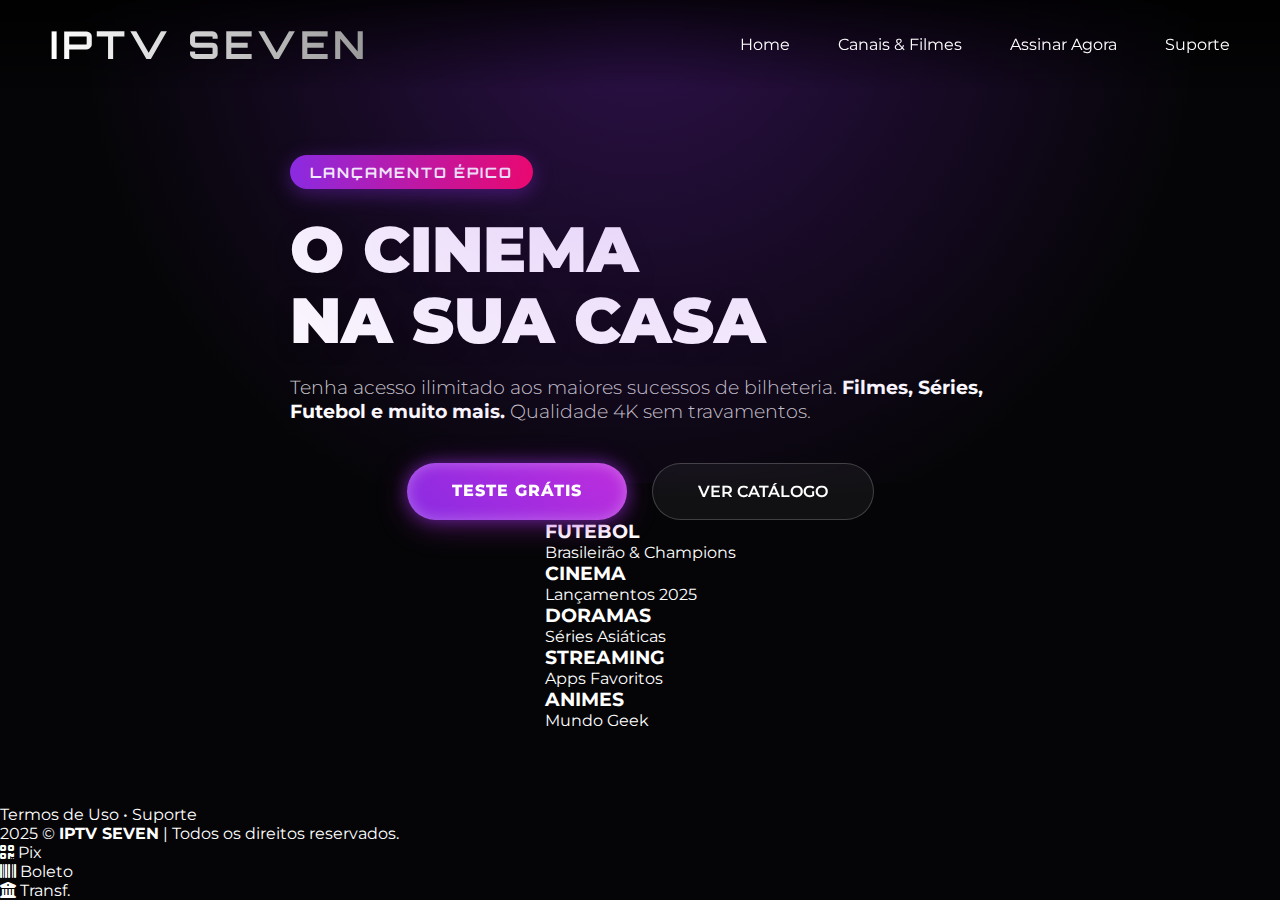
<file: index.html>
<!DOCTYPE html>
<html lang="pt-br">
<head>
    <meta charset="UTF-8" />
    <meta name="viewport" content="width=device-width, initial-scale=1.0" />
    
    <link rel="preconnect" href="https://fonts.googleapis.com" />
    <link rel="preconnect" href="https://fonts.gstatic.com" crossorigin />
    <link href="https://fonts.googleapis.com/css2?family=Montserrat:wght@300;500;700;900&family=Orbitron:wght@400;700;900&display=swap" rel="stylesheet" />
    
    <link rel="stylesheet" href="styles.css" />
    <link rel="stylesheet" href="https://cdnjs.cloudflare.com/ajax/libs/font-awesome/6.4.0/css/all.min.css">
    
    <title>IPTV SEVEN - O Universo em Pixels</title>
    <link rel="icon" type="image/png" href="./images/Icone-site (2).png" />

    <style>
        /* --- ESTILO CINEMA PREMIUM ROXO --- */

        body {
            background-color: #050507; 
            overflow-x: hidden;
            margin: 0;
            padding: 0;
            display: flex;
            flex-direction: column;
            min-height: 100vh;
        }

        /* --- HEADER INVISÍVEL (TRANSPARENTE) --- */
        header {
            position: absolute; /* Isso faz ele flutuar por cima do banner */
            top: 0;
            left: 0;
            width: 100%;
            /* Degradê suave só para o texto não sumir se o fundo for claro */
            background: linear-gradient(to bottom, rgba(0,0,0,0.8) 0%, transparent 100%);
            z-index: 1000; /* Garante que fique na frente de tudo */
            border: none;
        }

        /* --- CONFIGURAÇÃO DO FUNDO DO MENU HAMBÚRGUER --- */
        .mobile-menu-container {
            background: linear-gradient(rgba(10, 5, 20, 0.9), rgba(10, 5, 20, 0.95)), 
                        url('images/natal.jpg'); 
            
            background-size: cover;
            background-position: center;
        }

        /* HERO SECTION */
        .hero-container {
            position: relative;
            /* Banner Godzilla x Kong */
            background: linear-gradient(to bottom, rgba(5, 5, 7, 0.3) 0%, #050507 100%),
                        url('https://image.tmdb.org/t/p/original/xOMo8BRK7PfcJv9JCnx7s5hj0PX.jpg');
            background-size: cover;
            background-position: center top;
            display: flex;
            flex-direction: column;
            justify-content: center;
            align-items: center;
            flex: 1; /* Ocupa o espaço restante para empurrar o rodapé */
            padding-top: 80px;
            width: 100%;
        }

        /* Luz ambiente Roxa */
        .ambient-light {
            position: absolute;
            top: 0;
            width: 100%;
            height: 60%;
            background: radial-gradient(circle at 50% 0%, rgba(138, 43, 226, 0.3), transparent 70%);
            pointer-events: none;
        }

        /* TAG DE LANÇAMENTO */
        .tag-cine {
            background: linear-gradient(90deg, #8a2be2, #ff0055);
            color: white;
            padding: 8px 20px;
            border-radius: 30px;
            font-family: 'Orbitron', sans-serif;
            font-size: 0.9rem;
            letter-spacing: 2px;
            box-shadow: 0 5px 20px rgba(138, 43, 226, 0.4);
            margin-bottom: 25px;
            display: inline-block;
            font-weight: 700;
        }

        .hero-content h1 {
            font-family: 'Montserrat', sans-serif;
            font-weight: 900;
            font-size: 4rem;
            text-transform: uppercase;
            line-height: 1.1;
            margin-bottom: 20px;
            color: #fff;
            text-shadow: 0 5px 15px rgba(0,0,0,0.5);
        }

        .hero-description {
            font-size: 1.2rem;
            color: #ccc;
            max-width: 700px;
            margin: 0 auto 40px auto;
            font-weight: 300;
        }
        
        .hero-description strong {
            color: #fff;
            font-weight: 700;
        }

        /* BOTÕES */
        .hero-buttons {
            display: flex;
            gap: 25px;
            justify-content: center;
        }

        /* Botão Roxo Derretendo */
        .btn-liquid-purple {
            position: relative;
            padding: 18px 45px;
            background: linear-gradient(45deg, #8a2be2, #be2edd);
            color: white;
            font-weight: 800;
            text-transform: uppercase;
            letter-spacing: 1px;
            border: none;
            border-radius: 50px;
            cursor: pointer;
            box-shadow: 
                0 0 15px rgba(138, 43, 226, 0.5),
                0 5px 30px rgba(190, 46, 221, 0.4),
                inset 0 0 15px rgba(255, 255, 255, 0.3);
            transition: all 0.3s ease;
            overflow: hidden;
            z-index: 1;
        }

        .btn-liquid-purple:hover {
            box-shadow: 
                0 0 30px rgba(138, 43, 226, 0.8),
                0 10px 50px rgba(190, 46, 221, 0.6);
            transform: scale(1.05) translateY(-3px);
        }

        .btn-glass {
            padding: 18px 45px;
            background: rgba(255, 255, 255, 0.05);
            border: 1px solid rgba(255, 255, 255, 0.2);
            color: white;
            font-weight: 600;
            text-transform: uppercase;
            border-radius: 50px;
            backdrop-filter: blur(10px);
            transition: 0.3s;
        }

        .btn-glass:hover {
            background: rgba(255, 255, 255, 0.15);
            border-color: #fff;
        }

        /* Ajustes Mobile */
        @media (max-width: 768px) {
            .hero-container { background-position: center center; }
            .hero-content h1 { font-size: 2.8rem; }
            .hero-buttons { flex-direction: column; padding: 0 40px; gap: 15px; }
            .btn-liquid-purple, .btn-glass { width: 100%; }
            
            /* Galeria scrollável no mobile */
            .gallery-track { 
                justify-content: flex-start;
                overflow-x: auto;
                flex-wrap: nowrap;
                padding-left: 20px;
                padding-bottom: 30px;
            }
        }

    </style>
</head>
<body>

    <header>
        <a href="/" style="text-decoration: none; color: white;">
            <div class="logo">IPTV SEVEN</div>
        </a>
        
        <button id="menu-toggle" class="menu-toggle-btn" aria-label="Abrir menu">
            <span class="bar"></span>
            <span class="bar"></span>
            <span class="bar"></span>
        </button>

        <nav class="desktop-nav">
            <ul>
                <li class="active-nav"><a href="/">Home</a></li>
                <li><a href="/produtos/">Canais & Filmes</a></li>
                <li><a href="/assinaragora/">Assinar Agora</a></li>
                <li><a href="/contato/">Suporte</a></li>
            </ul>
        </nav>
    </header>

    <div id="mobile-menu" class="mobile-menu-container">
        <nav>
            <ul>
                <li class="active-nav"><a href="/">Home</a></li>
                <li><a href="/produtos/">Canais & Filmes</a></li>
                <li><a href="/assinaragora/">Assinar Agora</a></li>
                <li><a href="/contato/">Suporte</a></li>
            </ul>
        </nav>
    </div>

    <main class="hero-container">
        <div class="ambient-light"></div>

        <div class="hero-content">
            <span class="tag-cine">LANÇAMENTO ÉPICO</span>
            <h1>O CINEMA <br> NA SUA CASA</h1>
            <p class="hero-description">
                Tenha acesso ilimitado aos maiores sucessos de bilheteria. <strong>Filmes, Séries, Futebol e muito mais.</strong> 
                Qualidade 4K sem travamentos.
            </p>
            <div class="hero-buttons">
                <a href="#" onclick="redirectToWhatsapp('teste')" class="btn-liquid-purple">TESTE GRÁTIS</a>
                <a href="/produtos/" class="btn-glass">VER CATÁLOGO</a>
            </div>
        </div>

        <div class="gallery-3d-container">
            <div class="gallery-track">
                
                <div class="cine-card">
                    <div class="card-image" style="background-image: url('images/WhatsApp\ Image\ 2025-11-20\ at\ 20.04.45.jpeg');"></div>
                    <div class="card-overlay">
                        <h3>FUTEBOL</h3>
                        <p>Brasileirão & Champions</p>
                    </div>
                </div>

                <div class="cine-card active">
                    <div class="card-image" style="background-image: url('images/WhatsApp\ Image\ 2025-11-20\ at\ 20.12.36.jpeg');"></div>
                    <div class="card-overlay">
                        <h3>CINEMA</h3>
                        <p>Lançamentos 2025</p>
                    </div>
                </div>

                <div class="cine-card">
                    <div class="card-image" style="background-image: url('images/MV5BZTRiOGQ2NGUtNzc3NC00OTY0LWJiZWMtNzBlOGVlNTY0ZThlXkEyXkFqcGc@.jpg');"></div>
                    <div class="card-overlay">
                        <h3>DORAMAS</h3>
                        <p>Séries Asiáticas</p>
                    </div>
                </div>

                <div class="cine-card">
                    <div class="card-image" style="background-image: url('images/logos.png');"></div>
                    <div class="card-overlay">
                        <h3>STREAMING</h3>
                        <p>Apps Favoritos</p>
                    </div>
                </div>

                <div class="cine-card">
                    <div class="card-image" style="background-image: url('images/onepica.jpeg');"></div>
                    <div class="card-overlay">
                        <h3>ANIMES</h3>
                        <p>Mundo Geek</p>
                    </div>
                </div>

            </div>
        </div>
    </main>

    <footer class="footer-bar">
        <div class="footer-container">
            
            <div class="footer-section left">
                <a href="/termos/">Termos de Uso</a>
                <span class="sep">•</span>
                <a href="/contato/">Suporte</a>
            </div>

            <div class="footer-section center">
                <p>2025 © <strong>IPTV SEVEN</strong> | Todos os direitos reservados.</p>
            </div>

            <div class="footer-section right">
                <div class="pay-mini" title="Pix">
                    <i class="fas fa-qrcode"></i> <span>Pix</span>
                </div>
                <div class="pay-mini" title="Boleto">
                    <i class="fas fa-barcode"></i> <span>Boleto</span>
                </div>
                <div class="pay-mini" title="Transferência">
                    <i class="fas fa-university"></i> <span>Transf.</span>
                </div>
            </div>

        </div>
    </footer>

<script src="script.js"></script>

    <script>
        function redirectToWhatsapp(tipo) {
            // Seu número fixo
            const number = "5531973130470";
            let messageText = "";
            
            // Verifica se o clique veio do botão de Teste Grátis
            if (tipo === 'teste') {
                messageText = "Olá! Vim pelo site e quero solicitar meu TESTE GRÁTIS.";
            } else {
                messageText = "Olá! Vim pelo site da IPTV SEVEN e gostaria de mais informações.";
            }
            
            // Prepara a mensagem para o link
            const message = encodeURIComponent(messageText);

            // Abre o WhatsApp direto
            window.open(`https://wa.me/${number}?text=${message}`, '_blank');
        }
    </script>
</body>
</html>
</file>
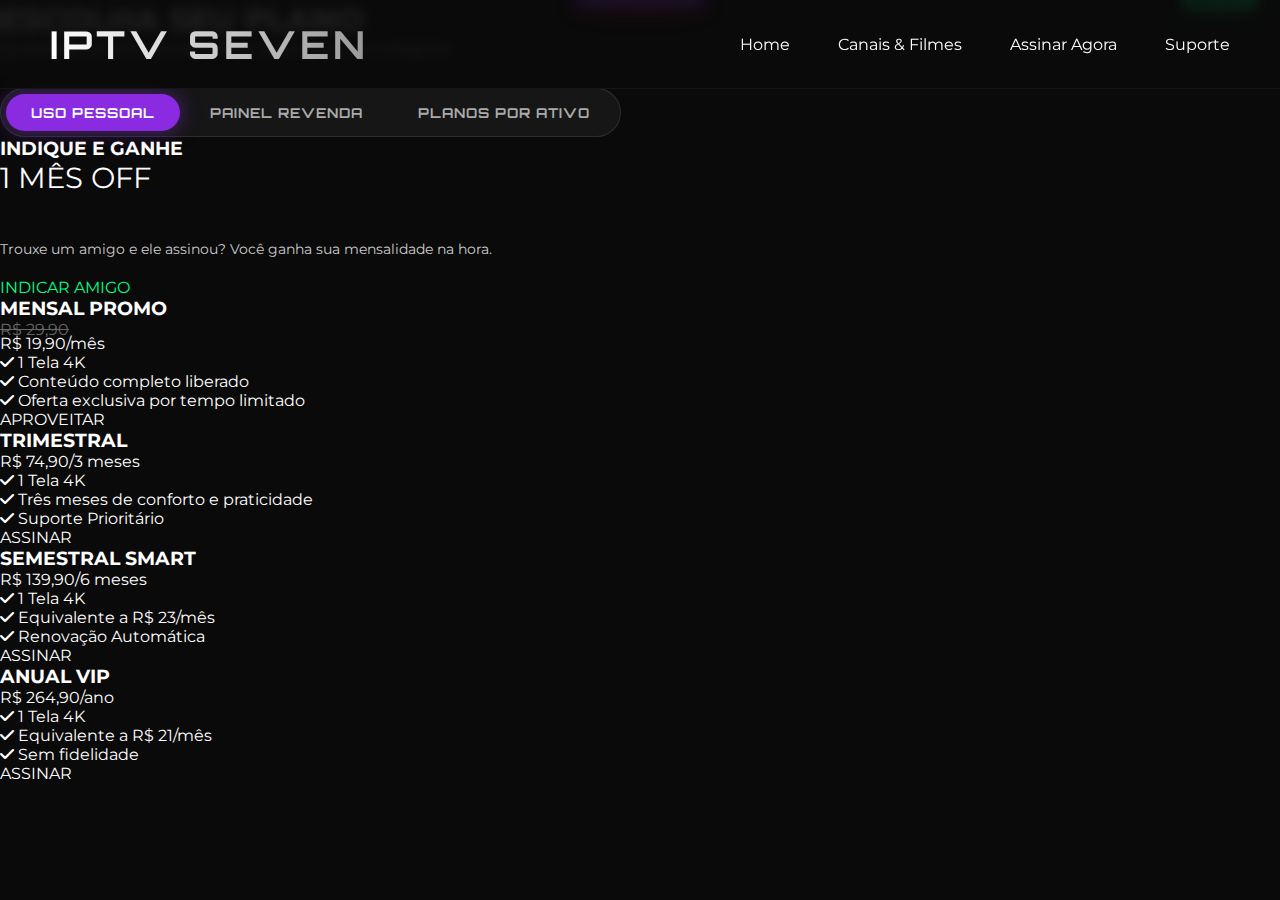
<file: assinaragora/index.html>
<!DOCTYPE html>
<html lang="pt-br">
<head>
    <meta charset="UTF-8" />
    <meta name="viewport" content="width=device-width, initial-scale=1.0" />
    
    <link rel="preconnect" href="https://fonts.googleapis.com" />
    <link rel="preconnect" href="https://fonts.gstatic.com" crossorigin />
    <link href="https://fonts.googleapis.com/css2?family=Montserrat:wght@300;500;700;900&family=Orbitron:wght@400;700;900&display=swap" rel="stylesheet" />
    
    <link rel="stylesheet" href="/styles.css" />
    <link rel="stylesheet" href="https://cdnjs.cloudflare.com/ajax/libs/font-awesome/6.4.0/css/all.min.css">
    
    <title>Planos Premium - IPTV SEVEN</title>
    <link rel="icon" type="image/png" href="/images/Icone-site (2).png" />

    <style>
        /* CSS EXTRA ESPECÍFICO PARA ESSA PÁGINA */
        
        /* --- FUNDO DO MENU MOBILE (ADICIONADO) --- */
        .mobile-menu-container {
            /* CORRIGIDO: Adicionei a barra / na imagem de fundo */
            background-image: url('/images/natal.jpg');
            background-size: cover;
            background-position: center;
            background-repeat: no-repeat;
            background-color: rgba(5, 5, 10, 0.95); 
            background-blend-mode: overlay;
        }

        .plan-switcher {
            display: inline-flex;
            background: rgba(255, 255, 255, 0.05);
            padding: 5px;
            border-radius: 50px;
            margin-top: 30px;
            border: 1px solid rgba(255, 255, 255, 0.1);
            flex-wrap: wrap;
            justify-content: center;
            gap: 5px;
        }

        .switch-btn {
            padding: 10px 25px;
            border-radius: 40px;
            border: none;
            background: transparent;
            color: #aaa;
            font-family: 'Orbitron', sans-serif;
            font-weight: 700;
            font-size: 0.85rem;
            cursor: pointer;
            transition: all 0.3s ease;
            letter-spacing: 1px;
        }

        .switch-btn.active {
            background: #8a2be2;
            color: white;
            box-shadow: 0 0 20px rgba(138, 43, 226, 0.5);
        }

        .badge-discount {
            position: absolute;
            top: -15px;
            right: 20px;
            background: #00ff88;
            color: #000;
            padding: 5px 12px;
            border-radius: 20px;
            font-size: 0.75rem;
            font-weight: 900;
            box-shadow: 0 5px 15px rgba(0, 255, 136, 0.3);
            z-index: 5;
        }
        
        .badge-promo {
            position: absolute;
            top: -15px;
            left: 50%;
            transform: translateX(-50%);
            background: #ff0055;
            color: white;
            padding: 5px 15px;
            border-radius: 20px;
            font-size: 0.75rem;
            font-weight: 900;
            text-transform: uppercase;
            box-shadow: 0 5px 15px rgba(255, 0, 85, 0.4);
            z-index: 5;
            white-space: nowrap;
        }

        .old-price {
            text-decoration: line-through;
            color: #666;
            font-size: 1rem;
            display: block;
            margin-bottom: -5px;
        }

        .active-plan-card {
            border: 1px solid var(--primary-color);
            background: linear-gradient(180deg, rgba(20,20,25,0.9) 0%, rgba(138, 43, 226, 0.05) 100%);
            max-width: 500px;
            margin: 0 auto;
        }

        .active-price-box {
            display: flex;
            justify-content: space-around;
            align-items: center;
            background: rgba(255,255,255,0.05);
            padding: 20px;
            border-radius: 10px;
            margin: 20px 0;
        }

        .ap-item small {
            display: block;
            color: #aaa;
            font-size: 0.8rem;
            margin-bottom: 5px;
        }
        .ap-item strong {
            font-size: 1.5rem;
            color: white;
            font-family: 'Orbitron', sans-serif;
        }
    </style>
</head>
<body>

    <header>
        <a href="/" style="text-decoration: none; color: white;">
            <div class="logo">IPTV SEVEN</div>
        </a>
        
        <button id="menu-toggle" class="menu-toggle-btn">
            <span class="bar"></span>
            <span class="bar"></span>
            <span class="bar"></span>
        </button>
        <nav class="desktop-nav">
            <ul>
                <li><a href="/">Home</a></li>
                <li><a href="/produtos/">Canais & Filmes</a></li>
                <li class="active-nav"><a href="/assinaragora/">Assinar Agora</a></li>
                <li><a href="/contato/">Suporte</a></li>
            </ul>
        </nav>
    </header>

    <div id="mobile-menu" class="mobile-menu-container">
        <nav>
            <ul>
                <li><a href="/">Home</a></li>
                <li><a href="/produtos/">Canais & Filmes</a></li>
                <li class="active-nav"><a href="/assinaragora/">Assinar Agora</a></li>
                <li><a href="/contato/">Suporte</a></li>
            </ul>
        </nav>
    </div>

    <main class="pricing-container">
        <div class="ambient-light"></div>
        
        <div class="pricing-header">
            <h1>ESCOLHA SEU PLANO</h1>
            <p>Qualidade 4K sem travamentos. Selecione sua categoria:</p>

            <div class="plan-switcher">
                <button class="switch-btn active" onclick="switchPlan('personal')">USO PESSOAL</button>
                <button class="switch-btn" onclick="switchPlan('reseller')">PAINEL REVENDA</button>
                <button class="switch-btn" onclick="switchPlan('active')">PLANOS POR ATIVO</button>
            </div>
        </div>

        <div id="personal-plans" class="plans-grid fade-in">

            <div class="pricing-card" style="border-color: #00ff88;">
                <div class="badge-promo" style="background: #00ff88; color: black;">GRÁTIS</div>
                <h3>INDIQUE E GANHE</h3>
                <div class="price" style="font-size: 1.8rem; margin-bottom: 45px;">
                    1 MÊS OFF
                </div>
                <p style="color: #ccc; margin-bottom: 20px; font-size: 0.9rem;">
                    Trouxe um amigo e ele assinou? Você ganha sua mensalidade na hora.
                </p>
                <a href="#" onclick="buyPlan('indique')" class="btn btn-outline" style="color: #00ff88; border-color: #00ff88;">INDICAR AMIGO</a>
            </div>
            
            <div class="pricing-card highlight">
                <div class="badge-discount">33% OFF</div>
                <h3>MENSAL PROMO</h3>
                <div class="price">
                    <span class="old-price">R$ 29,90</span>
                    R$ 19,90<span>/mês</span>
                </div>
                <ul class="features">
                    <li><i class="fas fa-check"></i> 1 Tela 4K</li>
                    <li><i class="fas fa-check"></i> Conteúdo completo liberado</li>
                    <li><i class="fas fa-check"></i> Oferta exclusiva por tempo limitado</li>
                </ul>
                <a href="#" onclick="buyPlan('mensal_promo')" class="btn btn-primary">APROVEITAR</a>
            </div>

            <div class="pricing-card">
                <h3>TRIMESTRAL</h3>
                <div class="price">R$ 74,90<span>/3 meses</span></div>
                <ul class="features">
                    <li><i class="fas fa-check"></i> 1 Tela 4K</li>
                    <li><i class="fas fa-check"></i> Três meses de conforto e praticidade</li>
                    <li><i class="fas fa-check"></i> Suporte Prioritário</li>
                </ul>
                <a href="#" onclick="buyPlan('trimestral')" class="btn btn-outline">ASSINAR</a>
            </div>

            <div class="pricing-card">
                <div class="badge-promo" style="background: #8a2be2;">MAIS ASSINADO</div>
                <h3>SEMESTRAL SMART</h3>
                <div class="price">R$ 139,90<span>/6 meses</span></div>
                <ul class="features">
                    <li><i class="fas fa-check"></i> 1 Tela 4K</li>
                    <li><i class="fas fa-check"></i> Equivalente a R$ 23/mês</li>
                    <li><i class="fas fa-check"></i> Renovação Automática</li>
                </ul>
                <a href="#" onclick="buyPlan('semestral')" class="btn btn-outline">ASSINAR</a>
            </div>

            <div class="pricing-card">
                <h3>ANUAL VIP</h3>
                <div class="price">R$ 264,90<span>/ano</span></div>
                <ul class="features">
                    <li><i class="fas fa-check"></i> 1 Tela 4K</li>
                    <li><i class="fas fa-check"></i> Equivalente a R$ 21/mês</li>
                    <li><i class="fas fa-check"></i> Sem fidelidade</li>
                </ul>
                <a href="#" onclick="buyPlan('anual')" class="btn btn-outline">ASSINAR</a>
            </div>

        </div>

        <div id="reseller-plans" class="plans-grid fade-in" style="display: none;">
            
            <div class="pricing-card">
                <h3>INICIANTE</h3>
                <div class="credit-amount">10 CRÉDITOS</div>
                <div class="price-per-unit">R$ 11,00 /unid</div>
                <div class="total-price">Total: R$ 110,00</div>
                <a href="#" onclick="buyPlan('creditos_10')" class="btn btn-outline">COMPRAR</a>
            </div>

            <div class="pricing-card">
                <h3>BRONZE</h3>
                <div class="credit-amount">20 CRÉDITOS</div>
                <div class="price-per-unit">R$ 10,00 /unid</div>
                <div class="total-price">Total: R$ 200,00</div>
                <a href="#" onclick="buyPlan('creditos_20')" class="btn btn-outline">COMPRAR</a>
            </div>

            <div class="pricing-card">
                <h3>PRATA</h3>
                <div class="credit-amount">30 CRÉDITOS</div>
                <div class="price-per-unit">R$ 12,50 /unid</div>
                <div class="total-price">Total: R$ 375,00</div>
                <a href="#" onclick="buyPlan('creditos_30')" class="btn btn-outline">COMPRAR</a>
            </div>

            <div class="pricing-card highlight">
                <div class="badge-promo">MAIS VENDIDO</div>
                <h3>OURO</h3>
                <div class="credit-amount">50 CRÉDITOS</div>
                <div class="price-per-unit">R$ 9,50 /unid</div>
                <div class="total-price">Total: R$ 475,00</div>
                <p class="profit-text">Lucro estimado: R$ 1.000+</p>
                <a href="#" onclick="buyPlan('creditos_50')" class="btn btn-primary">COMPRAR AGORA</a>
            </div>

             <div class="pricing-card">
                <h3>DIAMANTE</h3>
                <div class="credit-amount">100 CRÉDITOS</div>
                <div class="price-per-unit">R$ 8,80 /unid</div>
                <div class="total-price">Total: R$ 880,00</div>
                <a href="#" onclick="buyPlan('creditos_100')" class="btn btn-outline">COMPRAR</a>
            </div>

        </div>

        <div id="active-plans" class="plans-grid fade-in" style="display: none; justify-content: center;">
            
            <div class="pricing-card active-plan-card">
                <div class="badge-promo" style="background: var(--primary-color);">B2B FLEXÍVEL</div>
                <h3>PÓS-PAGO POR ATIVO</h3>
                <p style="color: #ccc; margin-bottom: 20px;">Para quem deseja escalar a operação sem investir em grandes estoques de crédito.</p>
                
                <div class="active-price-box">
                    <div class="ap-item">
                        <small>Taxa de mensalidade</small>
                        <strong>R$ 70,00</strong>
                    </div>
                    <div class="ap-item">
                        <small>Custo por Ativo</small>
                        <strong style="color: #00ff88;">R$ 8,50</strong>
                    </div>
                </div>

                <ul class="features">
                    <li><i class="fas fa-check-circle"></i> Sem compra mínima de créditos</li>
                    <li><i class="fas fa-check-circle"></i> Painel de Gestão Completo</li>
                    <li><i class="fas fa-check-circle"></i> Renovou o cliente, pagou o ativo</li>
                    <li><i class="fas fa-check-circle"></i> Liberação Imediata</li>
                </ul>
                <a href="#" onclick="buyPlan('ativo')" class="btn btn-primary" style="width: 100%;">CONTRATAR</a>
            </div>

        </div>

    </main>

    <script src="/script.js"></script>
    
    <script>
        // Função para trocar as abas (Pessoal, Revenda, Ativo)
        function switchPlan(type) {
            const btns = document.querySelectorAll('.switch-btn');
            btns.forEach(btn => btn.classList.remove('active'));
            
            const personalPlans = document.getElementById('personal-plans');
            const resellerPlans = document.getElementById('reseller-plans');
            const activePlans = document.getElementById('active-plans');

            personalPlans.style.display = 'none';
            resellerPlans.style.display = 'none';
            activePlans.style.display = 'none';

            if (type === 'personal') {
                btns[0].classList.add('active');
                personalPlans.style.display = 'grid';
            } else if (type === 'reseller') {
                btns[1].classList.add('active');
                resellerPlans.style.display = 'grid';
            } else if (type === 'active') {
                btns[2].classList.add('active');
                activePlans.style.display = 'grid'; 
            }
        }

        // Função para os links do WhatsApp
        function buyPlan(planType) {
            // Número fixo único
            const number = "5531973130470";
            let msg = "";

            // Define a mensagem baseada no botão clicado
            switch(planType) {
                // Planos Pessoais
                case 'indique': msg = "Olá! Quero saber como funciona a promoção *INDIQUE E GANHE*."; break;
                case 'mensal_promo': msg = "Olá! Quero garantir a *PROMOÇÃO MENSAL (33% OFF)* de R$ 19,90."; break;
                case 'trimestral': msg = "Olá! Quero assinar o plano *TRIMESTRAL* de R$ 74,90."; break;
                case 'semestral': msg = "Olá! Quero assinar o plano *SEMESTRAL SMART* de R$ 139,90."; break;
                case 'anual': msg = "Olá! Quero assinar o plano *ANUAL VIP* de R$ 264,90."; break;
                
                // Planos Revenda
                case 'creditos_10': msg = "Olá! Quero iniciar a revenda com o pacote *INICIANTE (10 Créditos)*."; break;
                case 'creditos_20': msg = "Olá! Quero comprar o pacote revenda *BRONZE (20 Créditos)*."; break;
                case 'creditos_30': msg = "Olá! Quero comprar o pacote revenda *PRATA (30 Créditos)*."; break;
                case 'creditos_50': msg = "Olá! Quero o pacote BEST SELLER *OURO (50 Créditos)* para lucrar alto."; break;
                case 'creditos_100': msg = "Olá! Quero comprar o pacote revenda *DIAMANTE (100 Créditos)*."; break;
                
                // Plano Por Ativo
                case 'ativo': msg = "Olá! Tenho interesse em contratar o *PAINEL PÓS-PAGO (Por Ativo)*."; break;
                
                // Suporte Geral
                case 'suporte_geral': msg = "Olá! Vim pelo site da IPTV SEVEN e preciso de ajuda."; break;
            }

            // Abre o WhatsApp diretamente no número fixo
            window.open(`https://wa.me/${number}?text=${encodeURIComponent(msg)}`, '_blank');
        }
    </script>
</body>
</html>
</file>
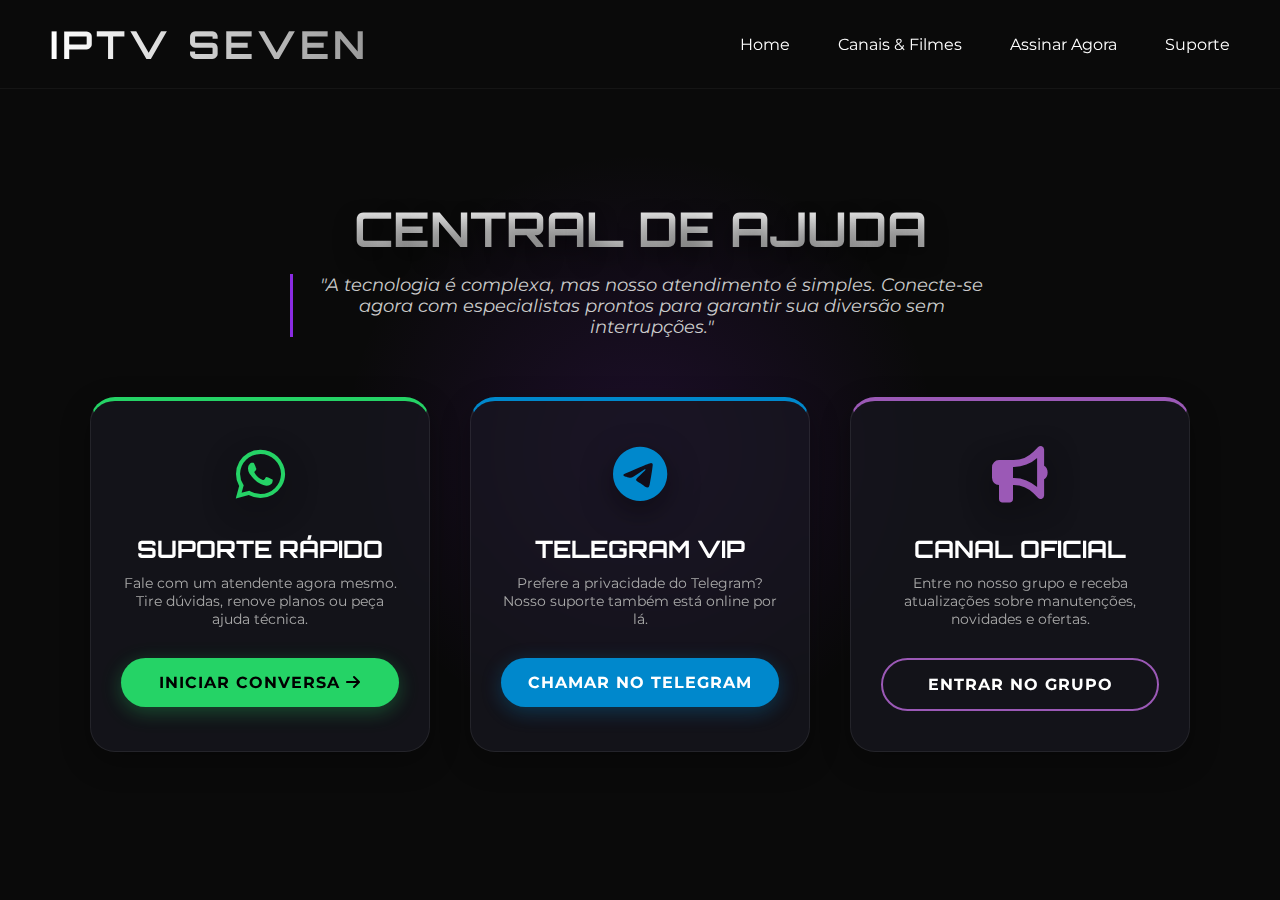
<file: contato/index.html>
<!DOCTYPE html>
<html lang="pt-br">
<head>
    <meta charset="UTF-8" />
    <meta name="viewport" content="width=device-width, initial-scale=1.0" />
    
    <link rel="preconnect" href="https://fonts.googleapis.com" />
    <link rel="preconnect" href="https://fonts.gstatic.com" crossorigin />
    <link href="https://fonts.googleapis.com/css2?family=Montserrat:wght@300;500;700;900&family=Orbitron:wght@400;700;900&display=swap" rel="stylesheet" />
    
    <link rel="stylesheet" href="/styles.css" />
    <link rel="stylesheet" href="https://cdnjs.cloudflare.com/ajax/libs/font-awesome/6.4.0/css/all.min.css">
    
    <title>Suporte Premium - IPTV SEVEN</title>
    <link rel="icon" type="image/png" href="/images/Icone-site (2).png" />

    <style>
        /* --- CORREÇÃO PARA O RODAPÉ NÃO SUBIR --- */
        body {
            display: flex;
            flex-direction: column;
            min-height: 100vh;
        }

        main {
            flex: 1;
            display: flex;
            flex-direction: column;
            justify-content: center;
        }

        /* --- FUNDO DO MENU MOBILE --- */
        .mobile-menu-container {
            /* CORRIGIDO: Adicionei a barra / na imagem de fundo */
            background-image: url('/images/natal.jpg');
            background-size: cover;
            background-position: center;
            background-repeat: no-repeat;
            background-color: rgba(5, 5, 10, 0.95); 
            background-blend-mode: overlay;
        }

        /* CSS ESPECÍFICO DA PÁGINA DE SUPORTE (Estilo 3D Glass) */
        .support-container {
            min-height: 85vh;
            display: flex;
            align-items: center;
            justify-content: center;
            padding: 100px 20px 50px 20px;
            position: relative;
            overflow: hidden;
        }

        .bg-orb {
            position: absolute;
            width: 600px;
            height: 600px;
            background: radial-gradient(circle, rgba(138,43,226,0.15) 0%, rgba(0,0,0,0) 70%);
            border-radius: 50%;
            top: 50%;
            left: 50%;
            transform: translate(-50%, -50%);
            pointer-events: none;
            z-index: 0;
            animation: pulseOrb 5s infinite ease-in-out;
        }

        @keyframes pulseOrb {
            0%, 100% { transform: translate(-50%, -50%) scale(1); opacity: 0.5; }
            50% { transform: translate(-50%, -50%) scale(1.2); opacity: 0.8; }
        }

        .support-grid {
            display: grid;
            grid-template-columns: repeat(auto-fit, minmax(300px, 1fr));
            gap: 40px;
            max-width: 1100px;
            width: 100%;
            z-index: 2;
        }

        .support-header {
            grid-column: 1 / -1;
            text-align: center;
            margin-bottom: 20px;
        }

        .support-header h1 {
            font-family: 'Orbitron', sans-serif;
            font-size: 3rem;
            background: linear-gradient(180deg, #fff, #a0a0a0);
            background-clip: text;
            -webkit-background-clip: text;
            -webkit-text-fill-color: transparent;
            margin-bottom: 15px;
            text-shadow: 0 10px 20px rgba(0,0,0,0.5);
        }

        .support-quote {
            font-size: 1.1rem;
            color: #ccc;
            max-width: 700px;
            margin: 0 auto;
            font-style: italic;
            border-left: 3px solid #8a2be2;
            padding-left: 20px;
        }

        .contact-card {
            background: rgba(25, 25, 35, 0.6);
            backdrop-filter: blur(15px);
            -webkit-backdrop-filter: blur(15px);
            border: 1px solid rgba(255, 255, 255, 0.08);
            border-radius: 25px;
            padding: 40px 30px;
            text-align: center;
            transition: all 0.4s cubic-bezier(0.175, 0.885, 0.32, 1.275);
            position: relative;
            cursor: pointer;
            box-shadow: 0 10px 30px rgba(0,0,0,0.3);
        }

        .contact-card:hover {
            transform: translateY(-15px) scale(1.02);
            border-color: rgba(255,255,255,0.3);
            box-shadow: 0 30px 60px rgba(0,0,0,0.6);
        }

        .icon-3d {
            font-size: 3.5rem;
            margin-bottom: 25px;
            display: inline-block;
            filter: drop-shadow(0 10px 15px rgba(0,0,0,0.5));
            transition: 0.3s;
        }

        .contact-card:hover .icon-3d {
            transform: scale(1.1) rotate(5deg);
        }

        .card-title {
            font-family: 'Orbitron', sans-serif;
            font-size: 1.5rem;
            color: white;
            margin-bottom: 10px;
        }

        .card-desc {
            color: #aaa;
            font-size: 0.9rem;
            margin-bottom: 30px;
        }

        .btn-action {
            display: inline-block;
            width: 100%;
            padding: 15px 0;
            border-radius: 50px;
            font-weight: 700;
            text-transform: uppercase;
            letter-spacing: 1px;
            transition: 0.3s;
            text-decoration: none;
        }

        .card-wpp { border-top: 4px solid #25D366; }
        .card-wpp .icon-3d { color: #25D366; }
        .btn-wpp { background: #25D366; color: #000; box-shadow: 0 5px 20px rgba(37, 211, 102, 0.3); }
        .btn-wpp:hover { background: #1ebe57; color: white; }

        .card-tg { border-top: 4px solid #0088cc; }
        .card-tg .icon-3d { color: #0088cc; }
        .btn-tg { background: #0088cc; color: white; box-shadow: 0 5px 20px rgba(0, 136, 204, 0.3); }
        .btn-tg:hover { background: #0077b5; }

        .card-channel { border-top: 4px solid #9b59b6; }
        .card-channel .icon-3d { color: #9b59b6; }
        .btn-channel { background: transparent; border: 2px solid #9b59b6; color: white; }
        .btn-channel:hover { background: #9b59b6; }
    </style>
</head>
<body>

    <header>
        <a href="/" style="text-decoration: none; color: white;">
            <div class="logo">IPTV SEVEN</div>
        </a>
        
        <button id="menu-toggle" class="menu-toggle-btn">
            <span class="bar"></span>
            <span class="bar"></span>
            <span class="bar"></span>
        </button>
        <nav class="desktop-nav">
            <ul>
                <li><a href="/">Home</a></li>
                <li><a href="/produtos/">Canais & Filmes</a></li>
                <li><a href="/assinaragora/">Assinar Agora</a></li>
                <li class="active-nav"><a href="/contato/">Suporte</a></li>
            </ul>
        </nav>
    </header>

    <div id="mobile-menu" class="mobile-menu-container">
        <nav>
            <ul>
                <li><a href="/">Home</a></li>
                <li><a href="/produtos/">Canais & Filmes</a></li>
                <li><a href="/assinaragora/">Assinar Agora</a></li>
                <li class="active-nav"><a href="/contato/">Suporte</a></li>
            </ul>
        </nav>
    </div>

    <main class="support-container">
        <div class="bg-orb"></div>

        <div class="support-grid">
            
            <div class="support-header">
                <h1>CENTRAL DE AJUDA</h1>
                <p class="support-quote">
                    "A tecnologia é complexa, mas nosso atendimento é simples. Conecte-se agora com especialistas prontos para garantir sua diversão sem interrupções."
                </p>
            </div>

            <div class="contact-card card-wpp" onclick="redirectToWhatsapp()">
                <div class="icon-3d"><i class="fab fa-whatsapp"></i></div>
                <h3 class="card-title">SUPORTE RÁPIDO</h3>
                <p class="card-desc">Fale com um atendente agora mesmo. Tire dúvidas, renove planos ou peça ajuda técnica.</p>
                <a href="#" class="btn-action btn-wpp">INICIAR CONVERSA <i class="fas fa-arrow-right"></i></a>
            </div>

            <div class="contact-card card-tg">
                <div class="icon-3d"><i class="fab fa-telegram-plane"></i></div>
                <h3 class="card-title">TELEGRAM VIP</h3>
                <p class="card-desc">Prefere a privacidade do Telegram? Nosso suporte também está online por lá.</p>
                <a href="https://t.me/iptvsevensuporte" target="_blank" class="btn-action btn-tg">CHAMAR NO TELEGRAM</a>
            </div>

            <div class="contact-card card-channel">
                <div class="icon-3d"><i class="fas fa-bullhorn"></i></div>
                <h3 class="card-title">CANAL OFICIAL</h3>
                <p class="card-desc">Entre no nosso grupo e receba atualizações sobre manutenções, novidades e ofertas.</p>
                <a href="https://t.me/iptvsevenanuncio" target="_blank" class="btn-action btn-channel">ENTRAR NO GRUPO</a>
            </div>

        </div>
    </main>

    <script src="/script.js"></script>
    
    <script>
        function redirectToWhatsapp() {
            // Seu número fixo novo
            const number = "5531973130470"; 
            
            // Mensagem padrão
            const message = encodeURIComponent("Olá! Vim pela Central de Ajuda do site e preciso de suporte.");

            // Abre diretamente o WhatsApp com o número e a mensagem
            window.open(`https://wa.me/${number}?text=${message}`, '_blank');
        }
    </script>
</body>
</html>
</file>
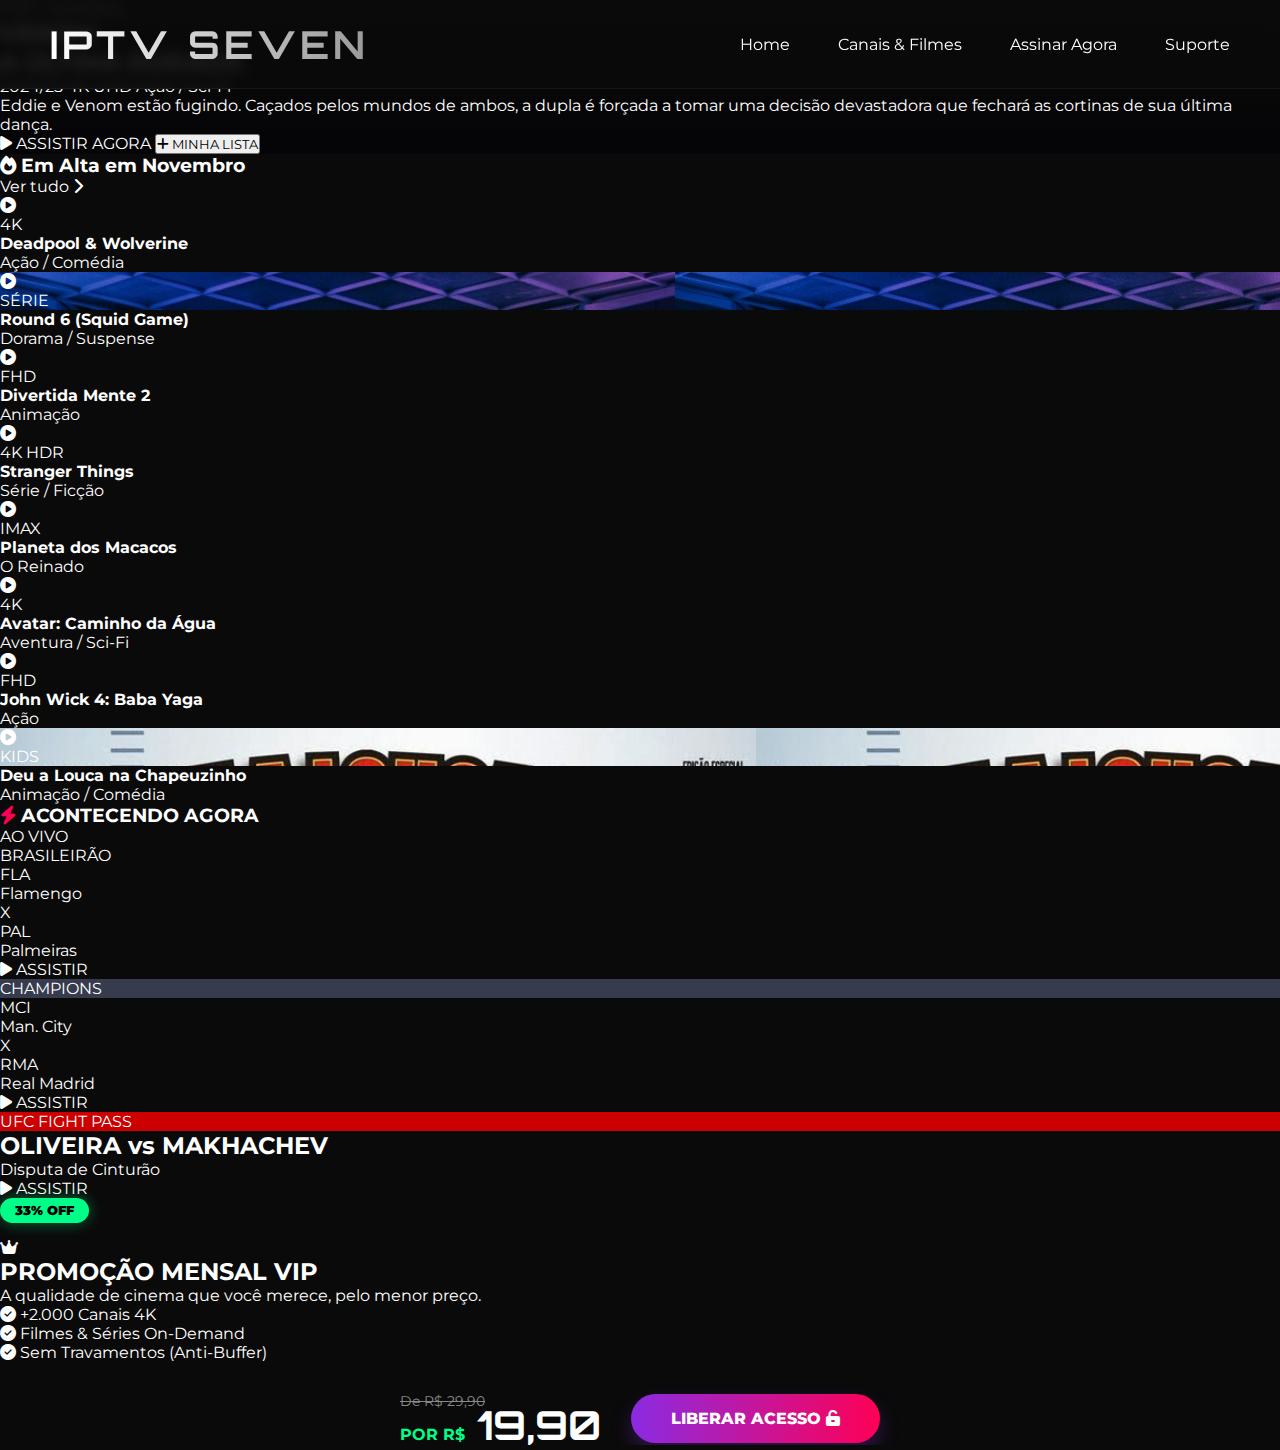
<file: produtos/index.html>
<!DOCTYPE html>
<html lang="pt-br">
<head>
    <meta charset="UTF-8" />
    <meta name="viewport" content="width=device-width, initial-scale=1.0" />
    
    <link rel="preconnect" href="https://fonts.googleapis.com" />
    <link rel="preconnect" href="https://fonts.gstatic.com" crossorigin />
    <link href="https://fonts.googleapis.com/css2?family=Montserrat:wght@300;500;700;900&family=Orbitron:wght@400;700;900&display=swap" rel="stylesheet" />
    
    <link rel="stylesheet" href="/styles.css" />
    <link rel="stylesheet" href="https://cdnjs.cloudflare.com/ajax/libs/font-awesome/6.4.0/css/all.min.css">
    
    <title>Catálogo - IPTV SEVEN</title>
    <link rel="icon" type="image/png" href="/images/Icone-site (2).png" />

    <style>
        /* --- CORREÇÃO PARA O RODAPÉ NÃO SUBIR --- */
        body {
            display: flex;
            flex-direction: column;
            min-height: 100vh;
        }

        main {
            flex: 1;
            display: flex;
            flex-direction: column;
            justify-content: center;
        }

        /* --- FUNDO DO MENU MOBILE --- */
        .mobile-menu-container {
            /* CORRIGIDO: Adicionei a barra / no início da imagem */
            background-image: url('/images/natal.jpg');
            background-size: cover;
            background-position: center;
            background-repeat: no-repeat;
            background-color: rgba(5, 5, 10, 0.95); 
            background-blend-mode: overlay;
        }

        /* --- CORREÇÕES GERAIS PARA LAYOUT --- */
        body, html {
            overflow-x: hidden; /* Impede que o site fique "dançando" para os lados */
            width: 100%;
        }

        /* --- ESTILOS DA OFERTA VIP (PC) --- */
        .vip-action-row {
            display: flex;
            align-items: center;
            justify-content: center;
            gap: 30px;
            margin-top: 30px;
            flex-wrap: wrap;
        }

        .price-box { text-align: left; }
        .old-price { display: block; font-size: 0.9rem; color: #888; text-decoration: line-through; margin-bottom: -5px; }
        .new-price { font-family: 'Orbitron', sans-serif; font-size: 2.5rem; color: #fff; font-weight: 700; line-height: 1; }
        .new-price small { font-size: 1rem; color: #00ff88; }
        .promo-badge { background: #00ff88; color: black; padding: 5px 15px; border-radius: 20px; font-weight: 900; font-size: 0.8rem; display: inline-block; margin-bottom: 15px; box-shadow: 0 0 15px rgba(0, 255, 136, 0.4); }
        .btn-vip-aligned { background: linear-gradient(90deg, #8a2be2, #ff0055); color: white; padding: 15px 40px; border-radius: 50px; font-weight: 800; text-transform: uppercase; font-size: 1rem; box-shadow: 0 10px 20px rgba(138, 43, 226, 0.3); height: fit-content; white-space: nowrap; }
        .btn-vip-aligned:hover { transform: translateY(-3px); box-shadow: 0 15px 30px rgba(255, 0, 85, 0.4); }

        /* --- OTIMIZAÇÃO ESPECIAL PARA MOBILE (CELULAR) --- */
        @media (max-width: 768px) {
            /* Ajusta o Hero (Banner Venom) para não ficar gigante */
            .catalog-hero {
                height: 60vh; /* Ocupa 60% da tela apenas */
                background-position: center top;
            }
            
            .catalog-content {
                padding-left: 20px;
                padding-right: 20px;
            }

            .catalog-content h2 {
                font-size: 2.2rem; /* Diminui a fonte do título */
            }

            /* Arruma a grade de filmes para ficar igual App (2 colunas) */
            .movie-grid {
                display: grid;
                grid-template-columns: repeat(2, 1fr); /* 2 filmes por linha */
                gap: 15px; /* Espaço menor entre eles */
                padding: 0 10px;
            }

            .movie-card .poster {
                height: 220px; /* Altura fixa para não quebrar */
            }

            .movie-info h4 {
                font-size: 0.85rem; /* Fonte ajustada */
                white-space: normal !important; 
                overflow: visible !important;
                text-overflow: clip !important;
                line-height: 1.2;
                height: auto;
                margin-bottom: 4px;
            }

            .movie-info p {
                font-size: 0.75rem;
                margin-top: 2px;
            }

            /* Ajuste nos cards de Esporte */
            .match-card {
                margin-bottom: 20px;
            }

            /* Ajuste na oferta VIP final */
            .vip-action-row {
                gap: 15px;
            }
            .new-price {
                font-size: 2rem;
            }
        }
    </style>
</head>
<body>

    <header>
        <a href="/" style="text-decoration: none; color: white;">
            <div class="logo">IPTV SEVEN</div>
        </a>
        
        <button id="menu-toggle" class="menu-toggle-btn">
            <span class="bar"></span>
            <span class="bar"></span>
            <span class="bar"></span>
        </button>
        <nav class="desktop-nav">
            <ul>
                <li><a href="/">Home</a></li>
                <li class="active-nav"><a href="/produtos/">Canais & Filmes</a></li>
                <li><a href="/assinaragora/">Assinar Agora</a></li>
                <li><a href="/contato/">Suporte</a></li>
            </ul>
        </nav>
    </header>

    <div id="mobile-menu" class="mobile-menu-container">
        <nav>
            <ul>
                <li><a href="/">Home</a></li>
                <li class="active-nav"><a href="/produtos/">Canais & Filmes</a></li>
                <li><a href="/assinaragora/">Assinar Agora</a></li>
                <li><a href="/contato/">Suporte</a></li>
            </ul>
        </nav>
    </div>

    <main>
        <section class="catalog-hero" style="background-image: linear-gradient(to top, #050507 10%, transparent 90%), url('https://image.tmdb.org/t/p/original/3V4kLQg0kSqPLctI5ziYWabAZYF.jpg');">
            <div class="catalog-content">
                <span class="badge-top">TOP 1 MUNDIAL</span>
                <h2>VENOM <br> A ÚLTIMA RODADA</h2>
                <p class="meta-info">
                    <span>2024/25</span>
                    <span class="quality">4K UHD</span>
                    <span>Ação / Sci-Fi</span>
                </p>
                <p class="synopsis">Eddie e Venom estão fugindo. Caçados pelos mundos de ambos, a dupla é forçada a tomar uma decisão devastadora que fechará as cortinas de sua última dança.</p>
                <div class="action-buttons">
                    <a href="/assinaragora/" class="btn btn-primary"><i class="fas fa-play"></i> ASSISTIR AGORA</a>
                    <button class="btn btn-outline"><i class="fas fa-plus"></i> MINHA LISTA</button>
                </div>
            </div>
        </section>

        <section class="catalog-section">
            <div class="section-header">
                <h3><i class="fas fa-fire" style="color: var(--accent-color);"></i> Em Alta em Novembro</h3>
                <a href="#" class="view-all">Ver tudo <i class="fas fa-chevron-right"></i></a>
            </div>
            
            <div class="movie-grid">
                
                <div class="movie-card">
                    <div class="poster" style="background-image: url('https://image.tmdb.org/t/p/w600_and_h900_bestv2/8cdWjvZQUExUUTzyp4t6EDMubfO.jpg');">
                        <div class="hover-play"><i class="fas fa-play-circle"></i></div>
                        <span class="badge-hd">4K</span>
                    </div>
                    <div class="movie-info">
                        <h4>Deadpool & Wolverine</h4>
                        <p>Ação / Comédia</p>
                    </div>
                </div>

                <div class="movie-card">
                    <div class="poster" style="background-image: url('/images/Round-6-2a-temporada-2.jpg');">
                        <div class="hover-play"><i class="fas fa-play-circle"></i></div>
                        <span class="badge-hd">SÉRIE</span>
                    </div>
                    <div class="movie-info">
                        <h4>Round 6 (Squid Game)</h4>
                        <p>Dorama / Suspense</p>
                    </div>
                </div>

                <div class="movie-card">
                    <div class="poster" style="background-image: url('https://image.tmdb.org/t/p/w600_and_h900_bestv2/vpnVM9B6NMmQpWeZvzLvDESb2QY.jpg');">
                        <div class="hover-play"><i class="fas fa-play-circle"></i></div>
                        <span class="badge-hd">FHD</span>
                    </div>
                    <div class="movie-info">
                        <h4>Divertida Mente 2</h4>
                        <p>Animação</p>
                    </div>
                </div>

                <div class="movie-card">
                    <div class="poster" style="background-image: url('https://image.tmdb.org/t/p/w600_and_h900_bestv2/49WJfeN0moxb9IPfGn8AIqMGskD.jpg');">
                        <div class="hover-play"><i class="fas fa-play-circle"></i></div>
                        <span class="badge-hd">4K HDR</span>
                    </div>
                    <div class="movie-info">
                        <h4>Stranger Things</h4>
                        <p>Série / Ficção</p>
                    </div>
                </div>

                 <div class="movie-card">
                    <div class="poster" style="background-image: url('https://image.tmdb.org/t/p/w600_and_h900_bestv2/gKkl37BQuKTanygYQG1pyYgLVgf.jpg');">
                        <div class="hover-play"><i class="fas fa-play-circle"></i></div>
                        <span class="badge-hd">IMAX</span>
                    </div>
                    <div class="movie-info">
                        <h4>Planeta dos Macacos</h4>
                        <p>O Reinado</p>
                    </div>
                </div>

                <div class="movie-card">
                    <div class="poster" style="background-image: url('https://image.tmdb.org/t/p/w600_and_h900_bestv2/t6HIqrRAclMCA60NsSmeqe9RmNV.jpg');">
                        <div class="hover-play"><i class="fas fa-play-circle"></i></div>
                        <span class="badge-hd">4K</span>
                    </div>
                    <div class="movie-info">
                        <h4>Avatar: Caminho da Água</h4>
                        <p>Aventura / Sci-Fi</p>
                    </div>
                </div>

                <div class="movie-card">
                    <div class="poster" style="background-image: url('https://image.tmdb.org/t/p/w600_and_h900_bestv2/gh2bmprLtUQ8oXCSluzfqaicyrm.jpg');">
                        <div class="hover-play"><i class="fas fa-play-circle"></i></div>
                        <span class="badge-hd">FHD</span>
                    </div>
                    <div class="movie-info">
                        <h4>John Wick 4: Baba Yaga</h4>
                        <p>Ação</p>
                    </div>
                </div>

                <div class="movie-card">
                    <div class="poster" style="background-image: url('/images/WhatsApp\ Image\ 2025-11-20\ at\ 20.21.46.jpeg');">
                        <div class="hover-play"><i class="fas fa-play-circle"></i></div>
                        <span class="badge-hd">KIDS</span>
                    </div>
                    <div class="movie-info">
                        <h4>Deu a Louca na Chapeuzinho</h4>
                        <p>Animação / Comédia</p>
                    </div>
                </div>

            </div>
        </section>

        <section class="live-sports-section">
            <div class="section-header">
                <h3><i class="fas fa-bolt" style="color: #ff0055;"></i> ACONTECENDO AGORA</h3>
                <div class="live-indicator">
                    <span class="blink-dot"></span> AO VIVO
                </div>
            </div>

            <div class="match-grid">
                <div class="match-card">
                    <div class="match-bg" style="background-image: url('/images/brasileirao.png');"></div>
                    <div class="match-overlay">
                        <div class="league-badge">BRASILEIRÃO</div>
                        <div class="teams-container">
                            <div class="team">
                                <div class="team-logo">FLA</div>
                                <span>Flamengo</span>
                            </div>
                            <div class="versus">X</div>
                            <div class="team">
                                <div class="team-logo">PAL</div>
                                <span>Palmeiras</span>
                            </div>
                        </div>
                        <a href="/assinaragora/" class="btn-watch"><i class="fas fa-play"></i> ASSISTIR</a>
                    </div>
                </div>

                <div class="match-card">
                    <div class="match-bg" style="background-image: url('/images/champ.avif');"></div>
                    <div class="match-overlay">
                        <div class="league-badge" style="background: #363b4d;">CHAMPIONS</div>
                        <div class="teams-container">
                            <div class="team">
                                <div class="team-logo">MCI</div>
                                <span>Man. City</span>
                            </div>
                            <div class="versus">X</div>
                            <div class="team">
                                <div class="team-logo">RMA</div>
                                <span>Real Madrid</span>
                            </div>
                        </div>
                        <a href="/assinaragora/" class="btn-watch"><i class="fas fa-play"></i> ASSISTIR</a>
                    </div>
                </div>

                <div class="match-card">
                    <div class="match-bg" style="background-image: url('/images/ufc-4k-1auces3g7disgqtt.jpg');"></div>
                    <div class="match-overlay">
                        <div class="league-badge" style="background: #cc0000;">UFC FIGHT PASS</div>
                        <div class="event-title">
                            <h2>OLIVEIRA vs MAKHACHEV</h2>
                            <p>Disputa de Cinturão</p>
                        </div>
                        <a href="/assinaragora/" class="btn-watch"><i class="fas fa-play"></i> ASSISTIR</a>
                    </div>
                </div>
            </div>
        </section>

        <section class="vip-pass-container">
            <div class="vip-glass-card">
                <div class="glow-effect"></div>
                <div class="vip-content">
                    
                    <span class="promo-badge">33% OFF</span>

                    <div class="icon-crown"><i class="fas fa-crown"></i></div>
                    <h2>PROMOÇÃO MENSAL VIP</h2>
                    <p class="vip-subtitle">A qualidade de cinema que você merece, pelo menor preço.</p>
                    
                    <ul class="vip-benefits">
                        <li><i class="fas fa-check-circle"></i> +2.000 Canais 4K</li>
                        <li><i class="fas fa-check-circle"></i> Filmes & Séries On-Demand</li>
                        <li><i class="fas fa-check-circle"></i> Sem Travamentos (Anti-Buffer)</li>
                    </ul>

                    <div class="vip-action-row">
                        <div class="price-box">
                            <span class="old-price">De R$ 29,90</span>
                            <div class="new-price"><small>POR R$</small> 19,90</div>
                        </div>

                        <a href="/assinaragora/" class="btn-vip-aligned">LIBERAR ACESSO <i class="fas fa-unlock-alt"></i></a>
                    </div>

                </div>
            </div>
        </section>

    </main>

    <script src="/script.js"></script>
</body>
</html>
</file>
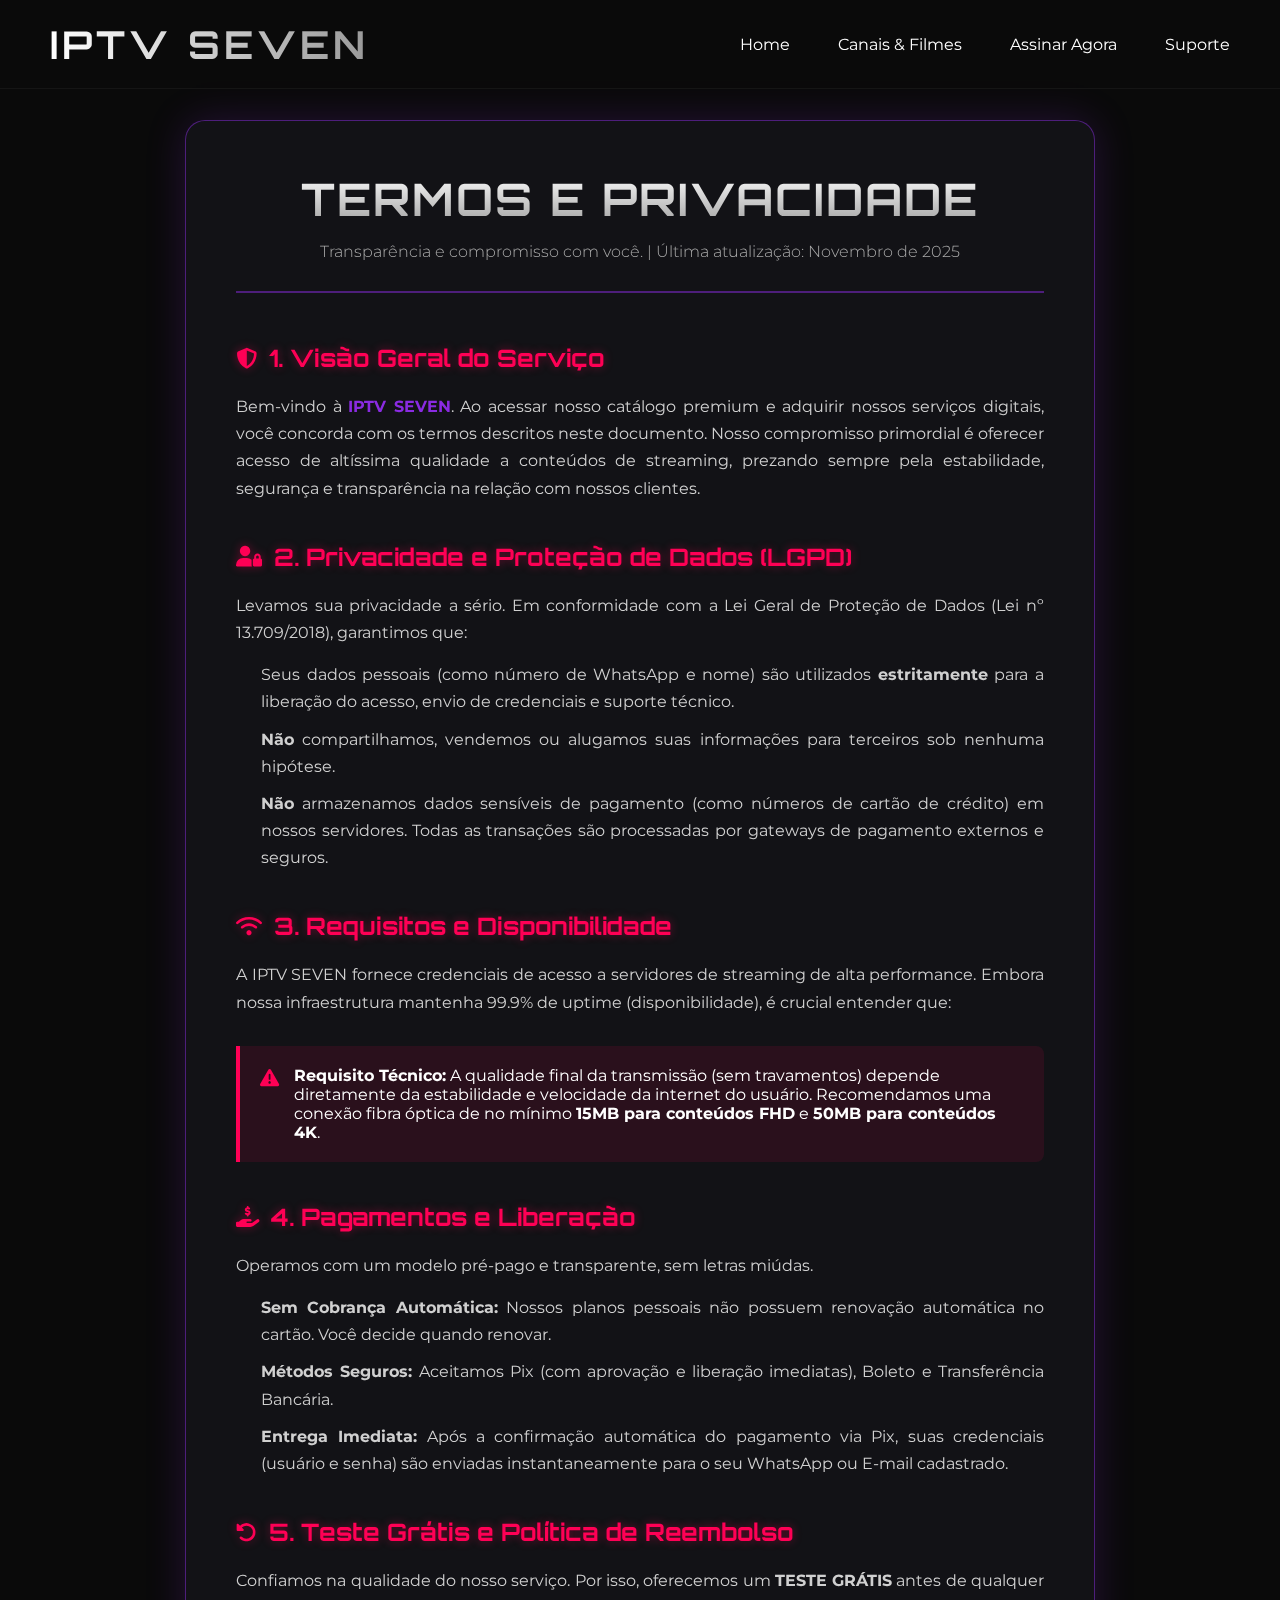
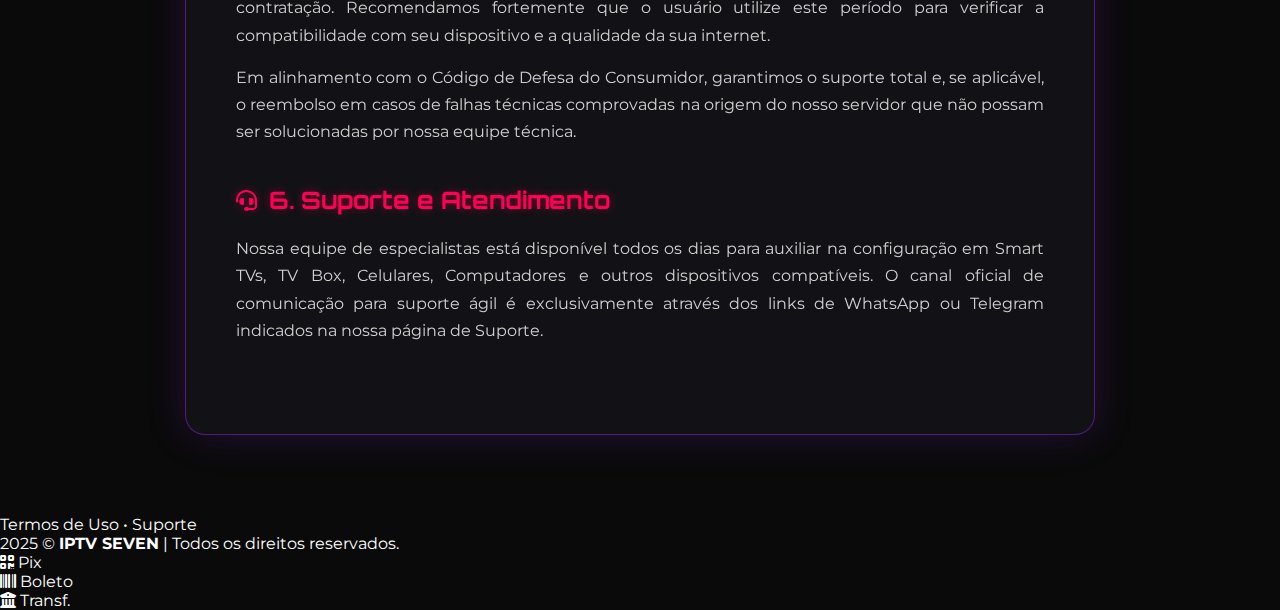
<file: termos/index.html>
<!DOCTYPE html>
<html lang="pt-br">
<head>
    <meta charset="UTF-8" />
    <meta name="viewport" content="width=device-width, initial-scale=1.0" />
    
    <link rel="preconnect" href="https://fonts.googleapis.com" />
    <link rel="preconnect" href="https://fonts.gstatic.com" crossorigin />
    <link href="https://fonts.googleapis.com/css2?family=Montserrat:wght@300;400;500;700;900&family=Orbitron:wght@400;700;900&display=swap" rel="stylesheet" />
    
    <link rel="stylesheet" href="../styles.css" />
    <link rel="stylesheet" href="https://cdnjs.cloudflare.com/ajax/libs/font-awesome/6.4.0/css/all.min.css">
    
    <title>Termos de Uso e Privacidade - IPTV SEVEN</title>
    <link rel="icon" type="image/png" href="../images/Icone-site (2).png" />

    <style>
        /* CSS ESPECÍFICO DESTA PÁGINA (PREMIUM) */
        
        body {
            display: flex;
            flex-direction: column;
            min-height: 100vh;
        }

        /* Fundo do Menu Mobile */
        .mobile-menu-container {
            background-image: url('../images/natal.jpg');
            background-size: cover;
            background-position: center;
            background-repeat: no-repeat;
            background-color: rgba(5, 5, 10, 0.95); 
            background-blend-mode: overlay;
        }

        .terms-container {
            padding: 120px 20px 80px 20px;
            max-width: 950px;
            margin: 0 auto;
            flex: 1;
            display: flex;
            align-items: center;
        }

        /* Container estilo "Vidro" Melhorado */
        .terms-wrapper {
            background: rgba(20, 20, 25, 0.85); /* Mais transparência */
            border: 1px solid rgba(138, 43, 226, 0.5); /* Borda Roxa mais forte */
            border-radius: 20px;
            padding: 50px;
            /* Sombreamento com brilho roxo */
            box-shadow: 0 0 40px rgba(138, 43, 226, 0.2);
            backdrop-filter: blur(15px);
            -webkit-backdrop-filter: blur(15px);
        }

        .terms-header {
            text-align: center;
            margin-bottom: 50px;
            border-bottom: 2px solid rgba(138, 43, 226, 0.5);
            padding-bottom: 30px;
        }

        .terms-header h1 {
            font-family: 'Orbitron', sans-serif;
            font-size: 2.8rem;
            color: #fff;
            margin-bottom: 15px;
            letter-spacing: 2px;
            /* Degradê no título principal */
            background: linear-gradient(180deg, #fff, #a0a0a0);
            -webkit-background-clip: text;
            -webkit-text-fill-color: transparent;
        }

        .terms-header p {
            color: #aaa;
            font-size: 1rem;
            font-weight: 300;
        }

        .terms-section {
            margin-bottom: 40px;
        }

        /* Títulos das seções com a nova cor */
        .terms-section h2 {
            color: #ff0055; /* ROSA NEON DA MARCA */
            font-family: 'Orbitron', sans-serif;
            font-size: 1.5rem;
            margin-bottom: 20px;
            display: flex;
            align-items: center;
            gap: 12px;
            /* Leve brilho no texto */
            text-shadow: 0 0 10px rgba(255, 0, 85, 0.4);
        }
        
        .terms-section h2 i {
            font-size: 1.3rem;
        }

        .terms-section p, .terms-section li {
            color: #d0d0d0; /* Texto ligeiramente mais claro */
            font-family: 'Montserrat', sans-serif;
            line-height: 1.7;
            font-size: 1rem;
            margin-bottom: 15px;
            text-align: justify;
        }

        .brand-highlight {
            color: #8a2be2;
            font-weight: 700;
        }

        .terms-section ul {
            padding-left: 25px;
            margin-bottom: 20px;
        }
        
        .terms-section li {
            margin-bottom: 10px;
        }

        /* Caixa de alerta personalizada */
        .alert-box {
            background: rgba(255, 0, 85, 0.1); /* Fundo rosa bem suave */
            border-left: 4px solid #ff0055; /* Borda Rosa Neon */
            padding: 20px;
            margin: 30px 0;
            border-radius: 0 8px 8px 0;
            display: flex;
            gap: 15px;
            align-items: flex-start;
        }
        
        .alert-box i {
            color: #ff0055;
            font-size: 1.2rem;
            margin-top: 3px;
        }

        @media (max-width: 768px) {
            .terms-container { padding: 100px 15px 40px 15px; }
            .terms-wrapper { padding: 25px; }
            .terms-header h1 { font-size: 2rem; }
            .terms-section h2 { font-size: 1.3rem; }
            .terms-section p, .terms-section li { font-size: 0.9rem; text-align: left; }
        }
    </style>
</head>
<body>

    <header>
        <a href="../index.html" style="text-decoration: none; color: white;">
            <div class="logo">IPTV SEVEN</div>
        </a>
        <button id="menu-toggle" class="menu-toggle-btn">
            <span class="bar"></span>
            <span class="bar"></span>
            <span class="bar"></span>
        </button>
        <nav class="desktop-nav">
            <ul>
                <li><a href="../index.html">Home</a></li>
                <li><a href="../produtos/">Canais & Filmes</a></li>
                <li><a href="../assinaragora/">Assinar Agora</a></li>
                <li><a href="../contato/">Suporte</a></li>
            </ul>
        </nav>
    </header>

    <div id="mobile-menu" class="mobile-menu-container">
        <nav>
            <ul>
                <li><a href="../index.html">Home</a></li>
                <li><a href="../produtos/">Canais & Filmes</a></li>
                <li><a href="../assinaragora/">Assinar Agora</a></li>
                <li><a href="../contato/">Suporte</a></li>
            </ul>
        </nav>
    </div>

    <main class="terms-container">
        <div class="terms-wrapper">
            
            <div class="terms-header">
                <h1>TERMOS E PRIVACIDADE</h1>
                <p>Transparência e compromisso com você. | Última atualização: Novembro de 2025</p>
            </div>

            <div class="terms-section">
                <h2><i class="fas fa-shield-alt"></i> 1. Visão Geral do Serviço</h2>
                <p>Bem-vindo à <span class="brand-highlight">IPTV SEVEN</span>. Ao acessar nosso catálogo premium e adquirir nossos serviços digitais, você concorda com os termos descritos neste documento. Nosso compromisso primordial é oferecer acesso de altíssima qualidade a conteúdos de streaming, prezando sempre pela estabilidade, segurança e transparência na relação com nossos clientes.</p>
            </div>

            <div class="terms-section">
                <h2><i class="fas fa-user-lock"></i> 2. Privacidade e Proteção de Dados (LGPD)</h2>
                <p>Levamos sua privacidade a sério. Em conformidade com a Lei Geral de Proteção de Dados (Lei nº 13.709/2018), garantimos que:</p>
                <ul>
                    <li>Seus dados pessoais (como número de WhatsApp e nome) são utilizados <strong>estritamente</strong> para a liberação do acesso, envio de credenciais e suporte técnico.</li>
                    <li><strong>Não</strong> compartilhamos, vendemos ou alugamos suas informações para terceiros sob nenhuma hipótese.</li>
                    <li><strong>Não</strong> armazenamos dados sensíveis de pagamento (como números de cartão de crédito) em nossos servidores. Todas as transações são processadas por gateways de pagamento externos e seguros.</li>
                </ul>
            </div>

            <div class="terms-section">
                <h2><i class="fas fa-wifi"></i> 3. Requisitos e Disponibilidade</h2>
                <p>A IPTV SEVEN fornece credenciais de acesso a servidores de streaming de alta performance. Embora nossa infraestrutura mantenha 99.9% de uptime (disponibilidade), é crucial entender que:</p>
                
                <div class="alert-box">
                    <i class="fas fa-exclamation-triangle"></i>
                    <div>
                        <strong>Requisito Técnico:</strong> A qualidade final da transmissão (sem travamentos) depende diretamente da estabilidade e velocidade da internet do usuário. Recomendamos uma conexão fibra óptica de no mínimo <strong>15MB para conteúdos FHD</strong> e <strong>50MB para conteúdos 4K</strong>.
                    </div>
                </div>
            </div>

            <div class="terms-section">
                <h2><i class="fas fa-hand-holding-usd"></i> 4. Pagamentos e Liberação</h2>
                <p>Operamos com um modelo pré-pago e transparente, sem letras miúdas.</p>
                <ul>
                    <li><strong>Sem Cobrança Automática:</strong> Nossos planos pessoais não possuem renovação automática no cartão. Você decide quando renovar.</li>
                    <li><strong>Métodos Seguros:</strong> Aceitamos Pix (com aprovação e liberação imediatas), Boleto e Transferência Bancária.</li>
                    <li><strong>Entrega Imediata:</strong> Após a confirmação automática do pagamento via Pix, suas credenciais (usuário e senha) são enviadas instantaneamente para o seu WhatsApp ou E-mail cadastrado.</li>
                </ul>
            </div>

            <div class="terms-section">
                <h2><i class="fas fa-undo-alt"></i> 5. Teste Grátis e Política de Reembolso</h2>
                <p>Confiamos na qualidade do nosso serviço. Por isso, oferecemos um <strong>TESTE GRÁTIS</strong> antes de qualquer contratação. Recomendamos fortemente que o usuário utilize este período para verificar a compatibilidade com seu dispositivo e a qualidade da sua internet.</p>
                <p>Em alinhamento com o Código de Defesa do Consumidor, garantimos o suporte total e, se aplicável, o reembolso em casos de falhas técnicas comprovadas na origem do nosso servidor que não possam ser solucionadas por nossa equipe técnica.</p>
            </div>

            <div class="terms-section">
                <h2><i class="fas fa-headset"></i> 6. Suporte e Atendimento</h2>
                <p>Nossa equipe de especialistas está disponível todos os dias para auxiliar na configuração em Smart TVs, TV Box, Celulares, Computadores e outros dispositivos compatíveis. O canal oficial de comunicação para suporte ágil é exclusivamente através dos links de WhatsApp ou Telegram indicados na nossa página de Suporte.</p>
            </div>

        </div>
    </main>

    <footer class="footer-bar">
        <div class="footer-container">
            
            <div class="footer-section left">
                <a href="#">Termos de Uso</a>
                <span class="sep">•</span>
                <a href="../contato/">Suporte</a>
            </div>

            <div class="footer-section center">
                <p>2025 © <strong>IPTV SEVEN</strong> | Todos os direitos reservados.</p>
            </div>

            <div class="footer-section right">
                <div class="pay-mini" title="Pix">
                    <i class="fas fa-qrcode"></i> <span>Pix</span>
                </div>
                <div class="pay-mini" title="Boleto">
                    <i class="fas fa-barcode"></i> <span>Boleto</span>
                </div>
                <div class="pay-mini" title="Transferência">
                    <i class="fas fa-university"></i> <span>Transf.</span>
                </div>
            </div>

        </div>
    </footer>

    <script src="../script.js"></script>
</body>
</html>
</file>
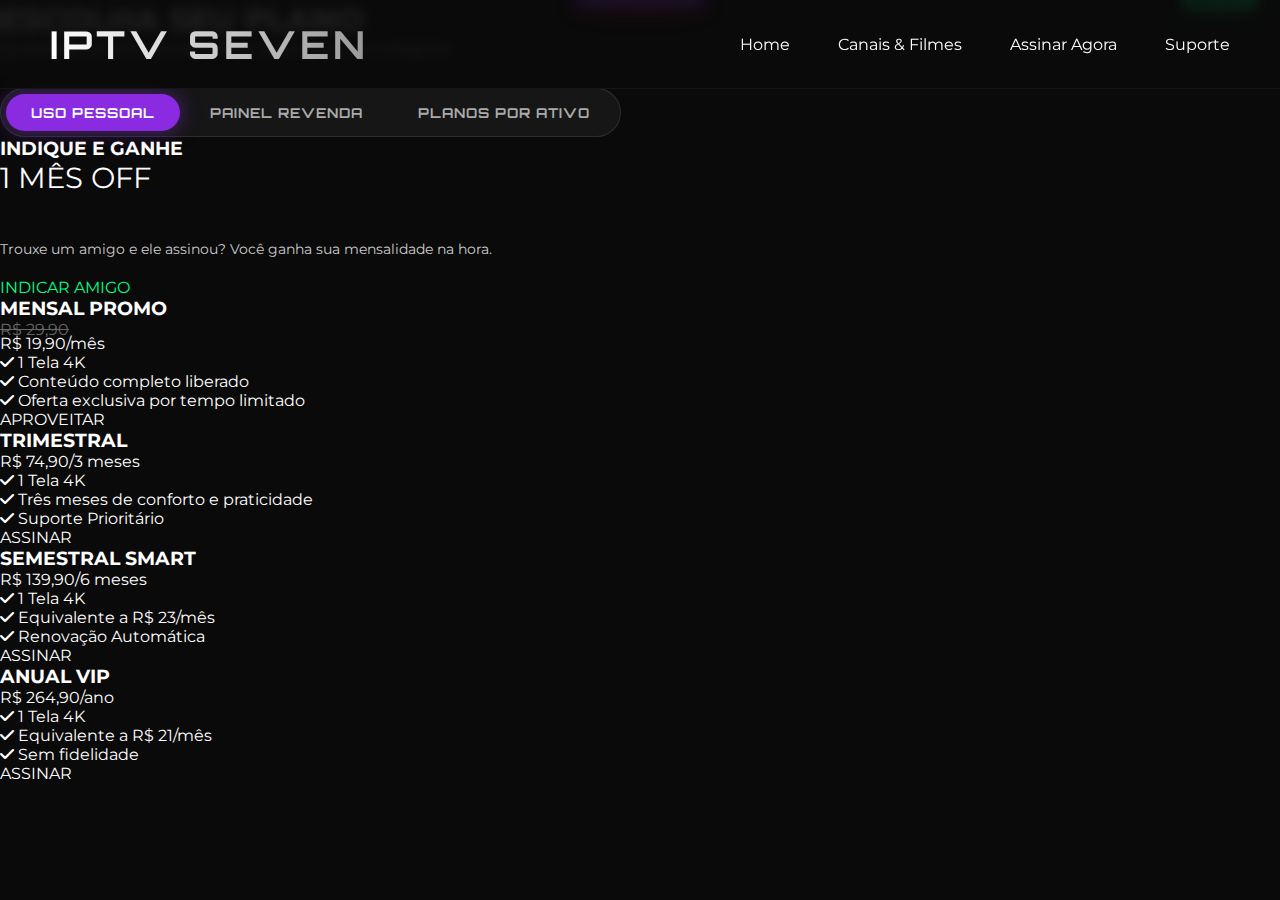
<file: assinaragora.html>
<!DOCTYPE html>
<html lang="pt-br">
<head>
    <meta charset="UTF-8" />
    <meta name="viewport" content="width=device-width, initial-scale=1.0" />
    
    <link rel="preconnect" href="https://fonts.googleapis.com" />
    <link rel="preconnect" href="https://fonts.gstatic.com" crossorigin />
    <link href="https://fonts.googleapis.com/css2?family=Montserrat:wght@300;500;700;900&family=Orbitron:wght@400;700;900&display=swap" rel="stylesheet" />
    
    <link rel="stylesheet" href="styles.css" />
    <link rel="stylesheet" href="https://cdnjs.cloudflare.com/ajax/libs/font-awesome/6.4.0/css/all.min.css">
    
    <title>Planos Premium - IPTV SEVEN</title>
    <link rel="icon" type="image/png" href="./images/Icone-site (2).png" />

    <style>
        /* CSS EXTRA ESPECÍFICO PARA ESSA PÁGINA */
        
        .plan-switcher {
            display: inline-flex;
            background: rgba(255, 255, 255, 0.05);
            padding: 5px;
            border-radius: 50px;
            margin-top: 30px;
            border: 1px solid rgba(255, 255, 255, 0.1);
            flex-wrap: wrap;
            justify-content: center;
            gap: 5px;
        }

        .switch-btn {
            padding: 10px 25px;
            border-radius: 40px;
            border: none;
            background: transparent;
            color: #aaa;
            font-family: 'Orbitron', sans-serif;
            font-weight: 700;
            font-size: 0.85rem;
            cursor: pointer;
            transition: all 0.3s ease;
            letter-spacing: 1px;
        }

        .switch-btn.active {
            background: #8a2be2;
            color: white;
            box-shadow: 0 0 20px rgba(138, 43, 226, 0.5);
        }

        .badge-discount {
            position: absolute;
            top: -15px;
            right: 20px;
            background: #00ff88;
            color: #000;
            padding: 5px 12px;
            border-radius: 20px;
            font-size: 0.75rem;
            font-weight: 900;
            box-shadow: 0 5px 15px rgba(0, 255, 136, 0.3);
            z-index: 5;
        }
        
        .badge-promo {
            position: absolute;
            top: -15px;
            left: 50%;
            transform: translateX(-50%);
            background: #ff0055;
            color: white;
            padding: 5px 15px;
            border-radius: 20px;
            font-size: 0.75rem;
            font-weight: 900;
            text-transform: uppercase;
            box-shadow: 0 5px 15px rgba(255, 0, 85, 0.4);
            z-index: 5;
            white-space: nowrap;
        }

        .old-price {
            text-decoration: line-through;
            color: #666;
            font-size: 1rem;
            display: block;
            margin-bottom: -5px;
        }

        .active-plan-card {
            border: 1px solid var(--primary-color);
            background: linear-gradient(180deg, rgba(20,20,25,0.9) 0%, rgba(138, 43, 226, 0.05) 100%);
            max-width: 500px;
            margin: 0 auto;
        }

        .active-price-box {
            display: flex;
            justify-content: space-around;
            align-items: center;
            background: rgba(255,255,255,0.05);
            padding: 20px;
            border-radius: 10px;
            margin: 20px 0;
        }

        .ap-item small {
            display: block;
            color: #aaa;
            font-size: 0.8rem;
            margin-bottom: 5px;
        }
        .ap-item strong {
            font-size: 1.5rem;
            color: white;
            font-family: 'Orbitron', sans-serif;
        }
    </style>
</head>
<body>

    <header>
        <div class="logo">IPTV SEVEN</div>
        <button id="menu-toggle" class="menu-toggle-btn">
            <span class="bar"></span>
            <span class="bar"></span>
            <span class="bar"></span>
        </button>
        <nav class="desktop-nav">
            <ul>
                <li><a href="index.html">Home</a></li>
                <li><a href="produtos.html">Canais & Filmes</a></li>
                <li class="active-nav"><a href="assinaragora.html">Assinar Agora</a></li>
                <li><a href="contato.html">Suporte</a></li>
            </ul>
        </nav>
    </header>

    <div id="mobile-menu" class="mobile-menu-container">
        <nav>
            <ul>
                <li><a href="index.html">Home</a></li>
                <li><a href="produtos.html">Canais & Filmes</a></li>
                <li class="active-nav"><a href="assinaragora.html">Assinar Agora</a></li>
                <li><a href="contato.html">Suporte</a></li>
            </ul>
        </nav>
    </div>

    <main class="pricing-container">
        <div class="ambient-light"></div>
        
        <div class="pricing-header">
            <h1>ESCOLHA SEU PLANO</h1>
            <p>Qualidade 4K sem travamentos. Selecione sua categoria:</p>

            <div class="plan-switcher">
                <button class="switch-btn active" onclick="switchPlan('personal')">USO PESSOAL</button>
                <button class="switch-btn" onclick="switchPlan('reseller')">PAINEL REVENDA</button>
                <button class="switch-btn" onclick="switchPlan('active')">PLANOS POR ATIVO</button>
            </div>
        </div>

        <div id="personal-plans" class="plans-grid fade-in">

            <div class="pricing-card" style="border-color: #00ff88;">
                <div class="badge-promo" style="background: #00ff88; color: black;">GRÁTIS</div>
                <h3>INDIQUE E GANHE</h3>
                <div class="price" style="font-size: 1.8rem; margin-bottom: 45px;">
                    1 MÊS OFF
                </div>
                <p style="color: #ccc; margin-bottom: 20px; font-size: 0.9rem;">
                    Trouxe um amigo e ele assinou? Você ganha sua mensalidade na hora.
                </p>
                <a href="#" onclick="buyPlan('indique')" class="btn btn-outline" style="color: #00ff88; border-color: #00ff88;">INDICAR AMIGO</a>
            </div>
            
            <div class="pricing-card highlight">
                <div class="badge-discount">33% OFF</div>
                <h3>MENSAL PROMO</h3>
                <div class="price">
                    <span class="old-price">R$ 29,90</span>
                    R$ 19,90<span>/mês</span>
                </div>
                <ul class="features">
                    <li><i class="fas fa-check"></i> 1 Tela 4K</li>
                    <li><i class="fas fa-check"></i> Conteúdo completo liberado</li>
                    <li><i class="fas fa-check"></i> Oferta exclusiva por tempo limitado</li>
                </ul>
                <a href="#" onclick="buyPlan('mensal_promo')" class="btn btn-primary">APROVEITAR</a>
            </div>

            <div class="pricing-card">
                <h3>TRIMESTRAL</h3>
                <div class="price">R$ 74,90<span>/3 meses</span></div>
                <ul class="features">
                    <li><i class="fas fa-check"></i> 1 Tela 4K</li>
                    <li><i class="fas fa-check"></i> Três meses de conforto e praticidade</li>
                    <li><i class="fas fa-check"></i> Suporte Prioritário</li>
                </ul>
                <a href="#" onclick="buyPlan('trimestral')" class="btn btn-outline">ASSINAR</a>
            </div>

            <div class="pricing-card">
                <div class="badge-promo" style="background: #8a2be2;">MAIS ASSINADO</div>
                <h3>SEMESTRAL SMART</h3>
                <div class="price">R$ 139,90<span>/6 meses</span></div>
                <ul class="features">
                    <li><i class="fas fa-check"></i> 1 Tela 4K</li>
                    <li><i class="fas fa-check"></i> Equivalente a R$ 23/mês</li>
                    <li><i class="fas fa-check"></i> Renovação Automática</li>
                </ul>
                <a href="#" onclick="buyPlan('semestral')" class="btn btn-outline">ASSINAR</a>
            </div>

            <div class="pricing-card">
                <h3>ANUAL VIP</h3>
                <div class="price">R$ 264,90<span>/ano</span></div>
                <ul class="features">
                    <li><i class="fas fa-check"></i> 1 Tela 4K</li>
                    <li><i class="fas fa-check"></i> Equivalente a R$ 21/mês</li>
                    <li><i class="fas fa-check"></i> Sem fidelidade</li>
                </ul>
                <a href="#" onclick="buyPlan('anual')" class="btn btn-outline">ASSINAR</a>
            </div>

        </div>

        <div id="reseller-plans" class="plans-grid fade-in" style="display: none;">
            
            <div class="pricing-card">
                <h3>INICIANTE</h3>
                <div class="credit-amount">10 CRÉDITOS</div>
                <div class="price-per-unit">R$ 11,00 /unid</div>
                <div class="total-price">Total: R$ 110,00</div>
                <a href="#" onclick="buyPlan('creditos_10')" class="btn btn-outline">COMPRAR</a>
            </div>

            <div class="pricing-card">
                <h3>BRONZE</h3>
                <div class="credit-amount">20 CRÉDITOS</div>
                <div class="price-per-unit">R$ 10,00 /unid</div>
                <div class="total-price">Total: R$ 200,00</div>
                <a href="#" onclick="buyPlan('creditos_20')" class="btn btn-outline">COMPRAR</a>
            </div>

            <div class="pricing-card">
                <h3>PRATA</h3>
                <div class="credit-amount">30 CRÉDITOS</div>
                <div class="price-per-unit">R$ 12,50 /unid</div>
                <div class="total-price">Total: R$ 375,00</div>
                <a href="#" onclick="buyPlan('creditos_30')" class="btn btn-outline">COMPRAR</a>
            </div>

            <div class="pricing-card highlight">
                <div class="badge-promo">MAIS VENDIDO</div>
                <h3>OURO</h3>
                <div class="credit-amount">50 CRÉDITOS</div>
                <div class="price-per-unit">R$ 9,50 /unid</div>
                <div class="total-price">Total: R$ 475,00</div>
                <p class="profit-text">Lucro estimado: R$ 1.000+</p>
                <a href="#" onclick="buyPlan('creditos_50')" class="btn btn-primary">COMPRAR AGORA</a>
            </div>

             <div class="pricing-card">
                <h3>DIAMANTE</h3>
                <div class="credit-amount">100 CRÉDITOS</div>
                <div class="price-per-unit">R$ 8,80 /unid</div>
                <div class="total-price">Total: R$ 880,00</div>
                <a href="#" onclick="buyPlan('creditos_100')" class="btn btn-outline">COMPRAR</a>
            </div>

        </div>

        <div id="active-plans" class="plans-grid fade-in" style="display: none; justify-content: center;">
            
            <div class="pricing-card active-plan-card">
                <div class="badge-promo" style="background: var(--primary-color);">B2B FLEXÍVEL</div>
                <h3>PÓS-PAGO POR ATIVO</h3>
                <p style="color: #ccc; margin-bottom: 20px;">Para quem deseja escalar a operação sem investir em grandes estoques de crédito.</p>
                
                <div class="active-price-box">
                    <div class="ap-item">
                        <small>Taxa de mensalidade</small>
                        <strong>R$ 70,00</strong>
                    </div>
                    <div class="ap-item">
                        <small>Custo por Ativo</small>
                        <strong style="color: #00ff88;">R$ 8,50</strong>
                    </div>
                </div>

                <ul class="features">
                    <li><i class="fas fa-check-circle"></i> Sem compra mínima de créditos</li>
                    <li><i class="fas fa-check-circle"></i> Painel de Gestão Completo</li>
                    <li><i class="fas fa-check-circle"></i> Renovou o cliente, pagou o ativo</li>
                    <li><i class="fas fa-check-circle"></i> Liberação Imediata</li>
                </ul>
                <a href="#" onclick="buyPlan('ativo')" class="btn btn-primary" style="width: 100%;">CONTRATAR</a>
            </div>

        </div>

    </main>

    <script src="script.js"></script>
    
    <script>
        // 1. Função para trocar as abas
        function switchPlan(type) {
            const btns = document.querySelectorAll('.switch-btn');
            btns.forEach(btn => btn.classList.remove('active'));
            
            const personalPlans = document.getElementById('personal-plans');
            const resellerPlans = document.getElementById('reseller-plans');
            const activePlans = document.getElementById('active-plans');

            personalPlans.style.display = 'none';
            resellerPlans.style.display = 'none';
            activePlans.style.display = 'none';

            if (type === 'personal') {
                btns[0].classList.add('active');
                personalPlans.style.display = 'grid';
            } else if (type === 'reseller') {
                btns[1].classList.add('active');
                resellerPlans.style.display = 'grid';
            } else if (type === 'active') {
                btns[2].classList.add('active');
                activePlans.style.display = 'grid'; 
            }
        }

        // 2. Função MESTRE para comprar com mensagem personalizada
        function buyPlan(planType) {
            const numbers = ["5531987002923", "5531991814249"];
            let msg = "";

            // Mensagens para cada plano
            switch(planType) {
                // PESSOAIS
                case 'indique': msg = "Olá! Quero saber como funciona a promoção *INDIQUE E GANHE*."; break;
                case 'mensal_promo': msg = "Olá! Quero garantir a *PROMOÇÃO MENSAL (33% OFF)* de R$ 19,90."; break;
                case 'trimestral': msg = "Olá! Quero assinar o plano *TRIMESTRAL* de R$ 74,90."; break;
                case 'semestral': msg = "Olá! Quero assinar o plano *SEMESTRAL SMART* de R$ 139,90."; break;
                case 'anual': msg = "Olá! Quero assinar o plano *ANUAL VIP* de R$ 264,90."; break;
                
                // REVENDA
                case 'creditos_10': msg = "Olá! Quero iniciar a revenda com o pacote *INICIANTE (10 Créditos)*."; break;
                case 'creditos_20': msg = "Olá! Quero comprar o pacote revenda *BRONZE (20 Créditos)*."; break;
                case 'creditos_30': msg = "Olá! Quero comprar o pacote revenda *PRATA (30 Créditos)*."; break;
                case 'creditos_50': msg = "Olá! Quero o pacote BEST SELLER *OURO (50 Créditos)* para lucrar alto."; break;
                case 'creditos_100': msg = "Olá! Quero comprar o pacote revenda *DIAMANTE (100 Créditos)*."; break;
                
                // ATIVO
                case 'ativo': msg = "Olá! Tenho interesse em contratar o *PAINEL PÓS-PAGO (Por Ativo)*."; break;
            }

            // 3. Rotação de números (Load Balancer)
            let lastIndex = localStorage.getItem('lastWppIndex');
            let nextIndex;
            
            if (lastIndex === null) {
                nextIndex = 0;
            } else {
                nextIndex = parseInt(lastIndex) === 0 ? 1 : 0;
            }

            localStorage.setItem('lastWppIndex', nextIndex);

            // 4. Envia
            window.open(`https://wa.me/${numbers[nextIndex]}?text=${encodeURIComponent(msg)}`, '_blank');
        }
    </script>
</body>
</html>
</file>
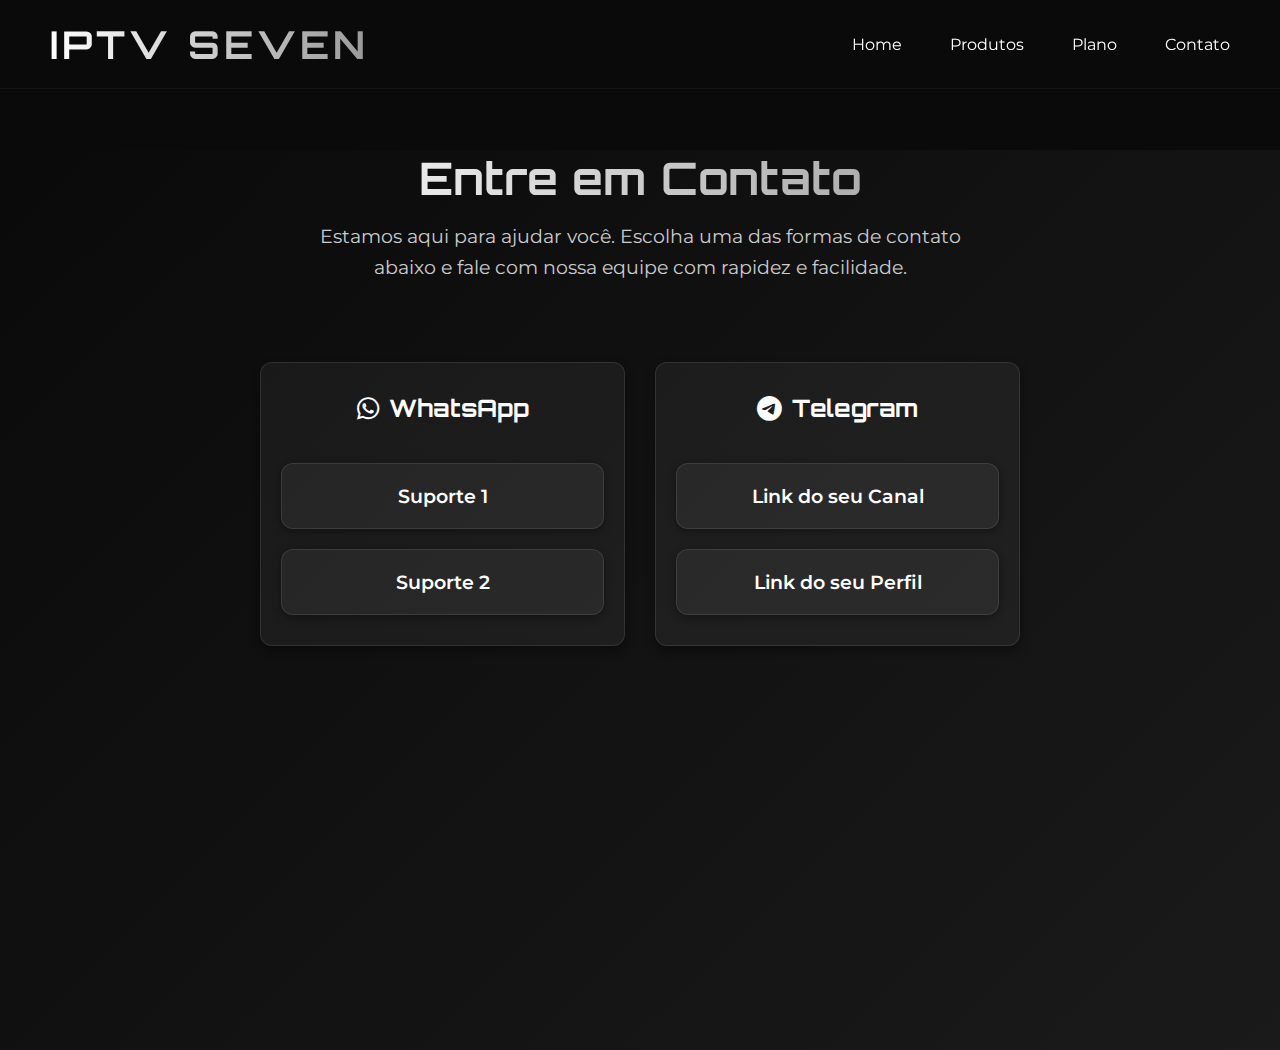
<file: contato.html>
<!DOCTYPE html>
<html lang="pt-br">
<head>
    <meta charset="UTF-8" />
    <meta name="viewport" content="width=device-width, initial-scale=1.0" />
    <title>Seven - Contato</title>

    <link rel="icon" type="image/png" href="./images/Icone-site (2).png" /> 

    <link rel="preconnect" href="https://fonts.googleapis.com" />
    <link rel="preconnect" href="https://fonts.gstatic.com" crossorigin />
    <link href="https://fonts.googleapis.com/css2?family=Montserrat:wght@400;600;700&family=Orbitron:wght@500;700&display=swap" rel="stylesheet" />

    <link rel="stylesheet" href="https://cdnjs.cloudflare.com/ajax/libs/font-awesome/6.5.2/css/all.min.css">
    <link rel="stylesheet" href="styles.css" />
    <link rel="stylesheet" href="contatos.css" />

</head>
<body class="products-page">

    <header>
        <div class="logo">IPTV SEVEN</div>

        <button id="menu-toggle" class="menu-toggle-btn" aria-label="Abrir menu">
            <span class="bar"></span>
            <span class="bar"></span>
            <span class="bar"></span>
        </button>

        <nav class="desktop-nav">
            <ul>
                <li><a href="index.html">Home</a></li>
                <li><a href="produtos.html">Produtos</a></li>
                <li><a href="plano.html">Plano</a></li>
                <li class="active-nav"><a href="contato.html">Contato</a></li>
            </ul>
        </nav>
    </header>

    <div id="mobile-menu" class="mobile-menu-container">
        <nav>
            <ul>
                <li><a href="index.html">Home</a></li>
                <li><a href="produtos.html">Produtos</a></li>
                <li><a href="plano.html">Plano</a></li>
                <li><a href="contato.html">Contato</a></li>
            </ul>
        </nav>
    </div>

    <main class="contact-container">
        <div class="contact-header">
            <h1>Entre em Contato</h1>
            <p>Estamos aqui para ajudar você. Escolha uma das formas de contato abaixo e fale com nossa equipe com rapidez e facilidade.</p>
        </div>
        
        <div class="contact-grid">
            
            <div class="contact-column whatsapp-column">
                <h2 class="column-title"><i class="fa-brands fa-whatsapp"></i> WhatsApp</h2>
                
                <a href="https://wa.me/5531991814249?text=Ol%C3%A1%2C%20gostaria%20de%20falar%20sobre%20o%20Suporte%201%20da%20IPTV%20SEVEN." target="_blank" class="contact-button whatsapp">
                    <span>Suporte 1</span>
                </a>
                
                <a href="https://wa.me/5531987002923?text=Ol%C3%A1%2C%20gostaria%20de%20falar%20sobre%20o%20Suporte%202%20da%20IPTV%20SEVEN." target="_blank" class="contact-button whatsapp">
                    <span>Suporte 2</span>
                </a>
            </div>
            
            <div class="contact-column telegram-column">
                <h2 class="column-title"><i class="fa-brands fa-telegram-plane"></i> Telegram</h2>
                
                <a href="LINK_DO_SEU_CANAL" target="_blank" class="contact-button telegram">
                    <span>Link do seu Canal</span>
                </a>
                
                <a href="https://t.me/iptvsevensuporte" target="_blank" class="contact-button telegram">
                    <span>Link do seu Perfil</span>
                </a>
            </div>

        </div>
        </main>

    <script src="script.js"></script>
</body>
</html>
</file>
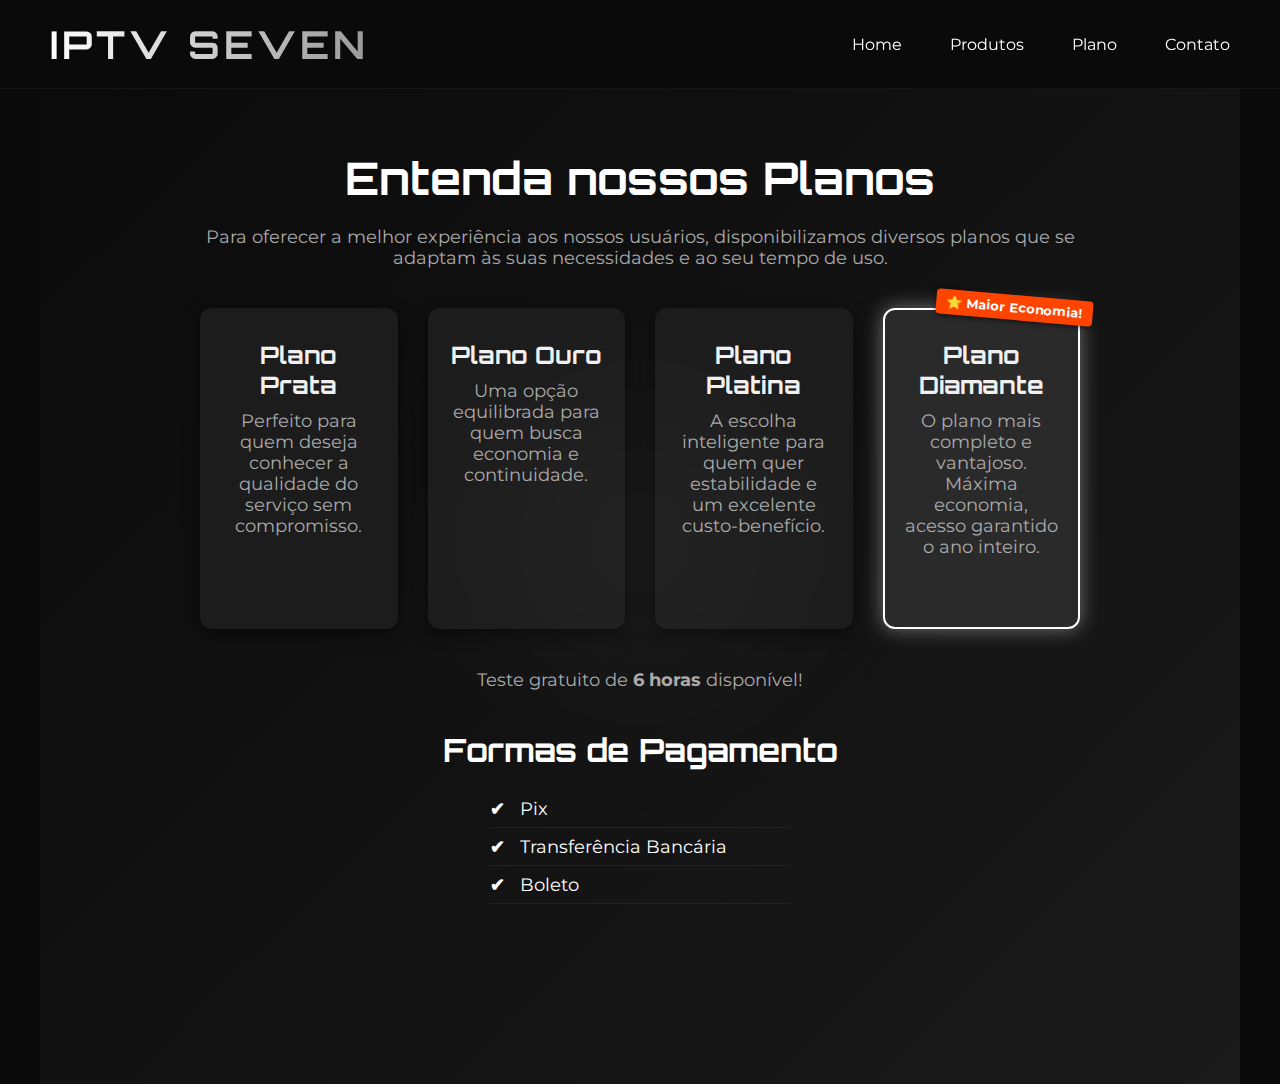
<file: plano.html>
<!DOCTYPE html>
<html lang="pt-br">
<head>
    <meta charset="UTF-8" />
    <meta name="viewport" content="width=device-width, initial-scale=1.0" />
    
    <title>Seven - Planos</title>

    <link rel="icon" type="image/png" href="./images/Icone-site (2).png" /> 

    <link rel="preconnect" href="https://fonts.googleapis.com" />
    <link rel="preconnect" href="https://fonts.gstatic.com" crossorigin />
    <link
        href="https://fonts.googleapis.com/css2?family=Montserrat:ital,wght@0,100..900;1,100..900&family=Orbitron:wght@400..900&display=swap"
        rel="stylesheet" />
        
    <link rel="stylesheet" href="styles.css" /> 
    </head>

<body class="plano-page">
    
    <header>
        <div class="logo">IPTV SEVEN</div>

        <button id="menu-toggle" class="menu-toggle-btn" aria-label="Abrir menu de navegação">
            <span class="bar"></span>
            <span class="bar"></span>
            <span class="bar"></span>
        </button>

        <nav class="desktop-nav">
            <ul>
                <li><a href="index.html">Home</a></li>
                <li><a href="produtos.html">Produtos</a></li>
                <li class="active-nav"><a href="plano.html">Plano</a></li>
                <li><a href="contato.html">Contato</a></li>
            </ul>
        </nav>
    </header>

    <div id="mobile-menu" class="mobile-menu-container" aria-hidden="true">
        <nav>
            <ul>
                <li><a href="index.html">Home</a></li>
                <li><a href="produtos.html">Produtos</a></li>
                <li><a href="plano.html">Plano</a></li>
                <li><a href="contato.html">Contato</a></li>
            </ul>
        </nav>
    </div>

    <main class="container">
        <section class="plano-conteudo-wrapper">
            <h1 class="titulo-principal-planos">
                Entenda nossos Planos
            </h1>

            <p class="subtitulo-planos">
                Para oferecer a melhor experiência aos nossos usuários, disponibilizamos diversos planos que se adaptam às suas necessidades e ao seu tempo de uso.
            </p>

            <div class="container-planos">
                
                <div class="cartao-plano plano-prata">
                    <h2 class="titulo-plano">Plano Prata</h2>
                    <p class="descricao">Perfeito para quem deseja conhecer a qualidade do serviço sem compromisso.</p>
                </div>

                <div class="cartao-plano plano-ouro">
                    <h2 class="titulo-plano">Plano Ouro</h2>
                    <p class="descricao">Uma opção equilibrada para quem busca economia e continuidade.</p>
                </div>

                <div class="cartao-plano plano-platina">
                    <h2 class="titulo-plano">Plano Platina</h2>
                    <p class="descricao">A escolha inteligente para quem quer estabilidade e um excelente custo-benefício.</p>
                </div>

                <div class="cartao-plano plano-diamante destaque-melhor-valor">
                    <span class="ribbon-destaque">⭐ Maior Economia!</span> 
                    <h2 class="titulo-plano"> Plano Diamante</h2>
                    <p class="descricao">O plano mais completo e vantajoso. Máxima economia, acesso garantido o ano inteiro.</p>
                </div>

            </div>

            <div class="secao-teste-gratuito">
                <p class="aviso-teste-gratuito">
                    Teste gratuito de <strong>6 horas</strong> disponível!
                </p>
            </div>

            <h2 class="titulo-pagamento">
                Formas de Pagamento
            </h2>

            <ul class="formas-pagamento-lista">
                <li><span class="icone-check" aria-hidden="true">✔</span> Pix</li>
                <li><span class="icone-check" aria-hidden="true">✔</span> Transferência Bancária</li>
                <li><span class="icone-check" aria-hidden="true">✔</span> Boleto</li>
            </ul>
            
        </section>
    </main>
    
    <script src="script.js"></script>
</body>
</html>
</file>
<file: styles.css>
* {
    margin: 0;
    padding: 0;
    box-sizing: border-box;
    list-style: none;
    font-family: "Montserrat", sans-serif;
}

html, body {
    min-height: 100dvh; 
    background-color: #0a0a0a;
    color: #ffffff;
    font-size: 16px;
}

/* Garante que o conteúdo não role quando o menu estiver aberto */
body.menu-aberto {
    overflow: hidden;
}

a {
    color: #ffffff;
    text-decoration: none;
    transition: color 0.2s ease;
}

a:hover {
    color: #cccccc;
}

/* Estilos da Scrollbar */
::-webkit-scrollbar {
    width: 10px; 
}
::-webkit-scrollbar-track {
    background: #0a0a0a;
}
::-webkit-scrollbar-thumb {
    background-color: #333; 
    border-radius: 10px; 
    border: 2px solid #0a0a0a; 
}
::-webkit-scrollbar-thumb:hover {
    background-color: #555;
}

/* ======================================================= */
/* ====== 02. HEADER E NAVEGAÇÃO DESKTOP ================= */
/* ======================================================= */

header {
    position: fixed;
    width: 100%;
    top: 0;
    padding: 20px 50px;
    display: flex;
    justify-content: space-between;
    align-items: center;
    z-index: 100;
    background-color: rgba(10, 10, 10, 0.9);
    backdrop-filter: blur(6px);
    border-bottom: 1px solid rgba(255, 255, 255, 0.05);
}

.logo {
    font-family: "Orbitron", sans-serif;
    font-size: 2.4rem;
    font-weight: 700;
    text-transform: uppercase;
    /* Efeito de gradiente animado */
    background: linear-gradient(90deg, #ffffff, #999999, #ffffff);
    background-size: 200% auto;
    color: transparent;
    background-clip: text;
    -webkit-background-clip: text;
    -webkit-text-fill-color: transparent;
    letter-spacing: 4px;
    animation: logoText 5s ease-in-out infinite;
    user-select: none;
}

@keyframes logoText {
    0% { background-position: 0% center; }
    50% { background-position: 100% center; }
    100% { background-position: 0% center; }
}

header nav.desktop-nav ul {
    display: flex;
    gap: 48px;
}

header nav.desktop-nav ul li {
    cursor: pointer;
    position: relative;
    padding: 5px 0;
}

header nav.desktop-nav ul li::after {
    content: '';
    position: absolute;
    left: 0;
    bottom: 0;
    width: 0;
    height: 2px;
    background-color: #ffffff;
    transition: width 0.3s ease;
}

header nav.desktop-nav ul li:hover::after {
    width: 100%;
}

/* ======================================================= */
/* ====== 03. MENU HAMBÚRGUER (MOBILE) =================== */
/* ======================================================= */

/* Estilo do Botão Hamburguer (Ícone) */
.menu-toggle-btn {
    display: none; /* ESCONDIDO POR PADRÃO (DESKTOP) */
    flex-direction: column;
    justify-content: space-between;
    width: 30px;
    height: 25px;
    background: transparent;
    border: none;
    cursor: pointer;
    z-index: 1001; /* Fica acima de tudo */
}

.menu-toggle-btn .bar {
    width: 100%;
    height: 3px;
    background-color: white;
    border-radius: 2px;
    transition: .3s;
}

/* Animação do X */
.menu-aberto .menu-toggle-btn .bar:nth-child(1) {
    transform: rotate(45deg) translate(7px, 7px);
}
.menu-aberto .menu-toggle-btn .bar:nth-child(2) {
    opacity: 0;
}
.menu-aberto .menu-toggle-btn .bar:nth-child(3) {
    transform: rotate(-45deg) translate(7px, -7px);
}


/* Estilo do Container do Menu Mobile */
.mobile-menu-container {
    position: fixed;
    top: 0;
    left: 0;
    width: 100%;
    height: 100%;
    background-color: rgba(10, 10, 10, 0.98);
    backdrop-filter: blur(10px);
    display: flex;
    justify-content: center;
    align-items: center;
    z-index: 1000;

    opacity: 0; /* ESCONDIDO POR PADRÃO */
    visibility: hidden;
    transition: opacity .3s ease, visibility .3s ease;
}

/* Estado Ativo (O JavaScript Adiciona a classe '.menu-aberto' ao BODY) */
.menu-aberto .mobile-menu-container {
    opacity: 1; /* MOSTRA O MENU */
    visibility: visible;
}

/* Estilização dos Links no Menu Mobile */
.mobile-menu-container nav ul {
    list-style: none;
    padding: 0;
    margin: 0;
    text-align: center;
}

.mobile-menu-container nav ul li a {
    color: #fff;
    font-size: 2rem;
    font-weight: 600;
    text-decoration: none;
    display: block;
    padding: 15px 0;
    font-family: "Orbitron", sans-serif; /* Usei Orbitron para dar destaque */
    transition: color .2s ease;
}

.mobile-menu-container nav ul li a:hover {
    color: #ccc;
}


/* ======================================================= */
/* ====== 04. MEDIA QUERIES (RESPONSIVIDADE) ============== */
/* ======================================================= */

/* Mobile (Telas até 768px de largura) */
@media (max-width: 768px) {
    /* Esconde o menu desktop e mostra o botão hamburguer */
    .desktop-nav {
        display: none;
    }
    .menu-toggle-btn {
        display: flex;
    }

    /* Ajustes no Header e Logo */
    header {
        padding: 15px 20px;
    }
    .logo {
        font-size: 1.8rem;
    }
    
    /* CORREÇÃO: Permite rolagem no mobile */
    .container {
        padding-top: 100px; /* Ajuste para o header menor */
        height: auto; 
    }
}

/* Tablets e Mobile Landscape (Telas até 1023px de largura) */
@media (max-width: 1023px) {
    
    /* Estilos responsivos da HOME (Carrossel) */
    .item {
        flex-direction: column;
        align-items: center;
        justify-content: flex-start;
        padding: 10px 15px;
        gap: 20px;
        overflow-y: auto;
    }
    
    .item .product-img {
        width: 100%;
        max-width: 220px;
        margin-bottom: 10px;
        height: auto;
    }

    .item .product-img img {
        max-height: 180px;
    }

    .item .content {
        width: 100%;
        padding: 0;
        margin: 0;
        align-items: center;
        text-align: center;
        gap: 15px;
    }

    /* Ajuste de tamanho de fonte usando viewport width (vw) para melhor adaptação */
    .product-tag {
        font-size: min(4.5vw, 1.8rem);
        letter-spacing: 1px;
    }

    .product-name {
        font-size: min(7vw, 2.5rem);
        line-height: 1.2;
        max-width: 100%;
    }

    .description {
        font-size: min(3.8vw, 1rem);
        line-height: 1.5;
        padding: 0 5%; 
    }

    .content .btn {
        /* Se o botão for exclusivo do desktop, a regra abaixo é válida */
        display: none; 
    }

    .arrows, .numbers {
        display: none;
    }

    .dots {
        position: absolute;
        bottom: 20px; 
        left: 50%;
        transform: translateX(-50%);
        z-index: 10;
    }
}

/* ======================================================= */
/* ====== 05. ESTILOS DA HOME (CARROSSEL) ================ */
/* ======================================================= */

.container {
    height: 100dvh;
    position: relative;
    background: linear-gradient(135deg, #0a0a0a 0%, #1a1a1a 100%);
    overflow: hidden;
    display: flex;
    align-items: center;
    justify-content: center;
}

.container::before {
    content: '';
    position: absolute;
    width: 400px;
    height: 400px;
    border-radius: 50%;
    background: radial-gradient(circle, rgba(255, 255, 255, 0.04) 0%, transparent 100%);
    left: 50%;
    top: 50%;
    transform: translate(-50%, -50%);
    filter: blur(70px);
    z-index: 1;
    animation: pulse 6s ease-in-out infinite;
}

@keyframes pulse {
    0%, 100% {
        transform: translate(-50%, -50%) scale(1);
        opacity: 0.3;
    }
    50% {
        transform: translate(-50%, -50%) scale(1.5);
        opacity: 0.5;
    }
}

.list {
    width: 80%;
    height: 100%;
    margin: 0 auto;
    position: relative;
    z-index: 2;
}

.item {
    position: absolute;
    inset: 0;
    display: flex;
    justify-content: center;
    align-items: center;
    opacity: 0;
    transform: translateX(100vw);
    transition: 0.7s ease-in-out, opacity 0.7s ease-in-out;
}

.active {
    opacity: 1;
    transform: translateX(0);
}

.product-img {
    width: 45%;
    height: 100%;
    display: flex;
    align-items: center;
    justify-content: center;
    position: relative;
}

.product-img img {
    max-width: 95%;
    max-height: 60%;
    filter: drop-shadow(0 0 10px rgba(255, 255, 255, 0.15));
    transform: translateX(200px);
    opacity: 0;
}

.active .product-img img {
    transform: translateX(0);
    opacity: 1;
    transition: transform 0.6s ease-in-out, opacity 0.6s ease-in-out;
    transition-delay: 0.5s;
}

.content {
    width: 60%;
    margin-left: 5%;
    display: flex;
    flex-direction: column;
    justify-content: center;
    align-items: flex-start;
    padding: 60px 0;
    gap: 25px;
    z-index: 2;
}

.product-tag {
    font-size: 2.4rem;
    text-transform: uppercase;
    color: #ffffff;
    font-weight: 700;
    letter-spacing: 2px;
}

.product-name {
    font-size: 2.2rem;
    font-family: "Orbitron", sans-serif;
    font-weight: 600;
    color: #ffffff;
    line-height: 1.3;
    transform: translateX(400px);
    opacity: 0;
    transition: transform 0.6s ease-in-out, opacity 0.6s ease-in-out;
    transition-delay: 0.5s;
}

.active .product-name {
    transform: translateX(0);
    opacity: 1;
}

.description {
    font-size: 1.2rem;
    color: #cccccc;
    line-height: 1.7;
    max-width: 600px;
    transform: translateX(400px);
    opacity: 0;
    transition: transform 0.6s ease-in-out, opacity 0.6s ease-in-out;
    transition-delay: 0.5s;
}

.active .description {
    transform: translateX(0);
    opacity: 1;
}

.content .btn {
    margin-top: 20px;
    align-self: flex-end;
    padding: 12px 34px;
    background: #ffffff;
    border-radius: 30px;
    color: #0a0a0a;
    font-size: 1rem;
    font-weight: 600;
    cursor: pointer;
    border: none;
    transition: transform 0.3s ease, filter 0.3s ease;
}

.content .btn:hover {
    transform: scale(1.05);
    filter: brightness(0.95);
}

.arrows {
    position: absolute;
    width: 90%;
    display: flex;
    justify-content: space-between;
    top: 50%;
    left: 50%;
    transform: translate(-50%, -50%);
    z-index: 5;
}

.arrow-btn {
    width: 50px;
    height: 50px;
    border-radius: 100%;
    cursor: pointer;
    background-color: rgba(255, 255, 255, 0.05);
    border: 1px solid rgba(255, 255, 255, 0.2);
}

.arrow-btn:hover {
    background-color: rgba(255, 255, 255, 0.1);
    border-color: #ffffff;
}

.indicators {
    position: absolute;
    bottom: 40px;
    left: 50%;
    transform: translateX(-50%);
    display: flex;
    flex-direction: column;
    align-items: center;
    gap: 15px;
    z-index: 5;
}

.numbers {
    font-family: "Orbitron", sans-serif;
    font-size: 3rem;
    font-weight: 800;
    color: rgba(255, 255, 255, 0.15);
}

.dots {
    display: flex;
    gap: 10px;
}

.dot {
    width: 40px;
    height: 4px;
    background-color: rgba(255, 255, 255, 0.15);
    border-radius: 2px;
}

.dot.active {
    background-color: #ffffff;
    box-shadow: 0 0 10px rgba(255, 255, 255, 0.3);
}

/* ===== PÁGINA PLANO AJUSTADA ===== */
.plano-page .container {
    width: 100%;
    max-width: 1200px;
    margin: 0 auto !important;
    
    display: block;
    text-align: center;
    overflow: visible !important;
    height: auto !important;

    /* Ajuste aqui o espaçamento que você deseja */
    padding: 150px 20px 100px !important; /* <-- Aqui você configura */
}

/* conteúdo central */
.plano-page .plano-conteudo-wrapper {
    width: 100%;
    max-width: 900px;
    margin: 0 auto;
}

.plano-page .plano-box {
    max-width: 950px;
    width: 95%;
}

/* --------- MOBILE FIX --------- */
@media (max-width: 768px) {
    .plano-page .container {
        padding: 100px 10px 30px !important;
    }
    .plano-page .plano-box {
        padding: 18px 14px;
        text-align: left;
    }
}

/* Espaçamento mais bonito entre os parágrafos dos planos */
.plano-page .plano-box p {
    margin: 15px 0; /* aumenta espaço entre eles */
    line-height: 1.45; /* leitura confortável */
    color: #ddd; /* mantém o visual equilibrado */
}

/* --- Cores e Tipografia (Ajustar ao seu tema) --- */
:root {
    --fundo-principal: #0d0d0d;
    --texto-claro: #f0f0f0;
    --texto-secundario: #aaa;
    --destaque-neon: #ffffff; /* Ciano Neon */
    --fundo-cartao: #1c1c1c; 
    --sombra-escura: 0 5px 15px rgba(0, 0, 0, 0.5);
}

.plano-page main.container {
    padding-top: 50px; /* Mais espaço abaixo do header */
}

/* Mover estilos inline para cá */
.plano-conteudo-wrapper h1 {
    font-family: 'Orbitron', sans-serif;
    font-size: 2.8rem; /* Aumentei um pouco */
    margin-bottom: 20px;
}
.plano-conteudo-wrapper p:first-of-type { /* Parágrafo de descrição */
    font-size: 1.1rem;
    color: var(--texto-secundario);
    margin-bottom: 40px;
}

/* ------------------------------------ */
/* 1. LAYOUT DE CARTÕES (Flexbox/Grid) */
/* ------------------------------------ */
.container-planos {
    display: grid;
    /* Padrão Mobile: 1 coluna */
    grid-template-columns: 1fr; 
    gap: 25px;
    margin: 40px auto;
    padding: 0 10px; 
}

/* Desktop e Tablets (4 colunas) */
@media (min-width: 1024px) {
    .container-planos {
        grid-template-columns: repeat(4, 1fr);
        gap: 30px;
    }
}

/* Tablet (2 colunas) */
@media (min-width: 650px) and (max-width: 1023px) {
    .container-planos {
        grid-template-columns: repeat(2, 1fr);
        gap: 20px;
    }
}

/* ------------------------------------ */
/* 2. ESTILO BASE DO CARTÃO */
/* ------------------------------------ */
.cartao-plano {
    background-color: var(--fundo-cartao);
    padding: 30px 20px;
    border-radius: 12px;
    border: 2px solid transparent; /* Padrão */
    box-shadow: var(--sombra-escura);
    transition: all 0.3s ease;
    text-align: center;
    position: relative; /* Para o ribbon */
}

.cartao-plano:hover {
    transform: translateY(-8px);
    border-color: #333;
}

.cartao-plano .titulo-plano {
    font-family: 'Orbitron', sans-serif;
    font-size: 1.5rem;
    color: var(--texto-claro);
    margin-bottom: 10px;
}

.cartao-plano .descricao {
    color: var(--texto-secundario);
    font-size: 0.95rem;
    min-height: 50px; /* Garante altura uniforme */
}

.cartao-plano .preco {
    font-family: 'Orbitron', sans-serif;
    font-size: 2.2rem;
    font-weight: 700;
    color: var(--destaque-neon);
    margin: 15px 0;
}

/* ------------------------------------ */
/* 3. DESTAQUES VISUAIS */
/* ------------------------------------ */

/* Plano Diamante (Destaque principal) */
.plano-diamante {
    background-color: #2a2a2a; /* Levemente mais escuro */
    border-color: var(--destaque-neon);
    box-shadow: 0 0 20px rgba(255, 255, 255, 0.4); /* Sombra neon */
}

/* Botão de Ação */
.btn-plano {
    display: block;
    background-color: #444;
    color: var(--texto-claro);
    padding: 12px 20px;
    margin-top: 20px;
    border-radius: 6px;
    text-decoration: none;
    font-weight: bold;
    transition: background-color 0.3s;
}

.btn-plano:hover {
    background-color: #555;
}

/* Botão de Destaque */
.btn-destaque {
    background-color: var(--destaque-neon);
    color: var(--fundo-principal); /* Texto escuro no neon */
}

.btn-destaque:hover {
    background-color: #000000;
}


/* Ribbon de Destaque (Melhor Valor!) */
.ribbon-destaque {
    position: absolute;
    top: -15px; 
    right: -15px;
    background-color: #ff4400; /* Cor Laranja/Vermelho */
    color: white;
    font-size: 0.8rem;
    font-weight: bold;
    padding: 5px 10px;
    border-radius: 4px;
    transform: rotate(5deg);
    box-shadow: 0 2px 5px rgba(0, 0, 0, 0.5);
}


/* ------------------------------------ */
/* 4. SEÇÃO DE PAGAMENTO */
/* ------------------------------------ */
.formas-pagamento-lista {
    list-style: none;
    padding: 0;
    margin: 15px auto 60px;
    max-width: 300px;
    text-align: left;
}

.formas-pagamento-lista li {
    font-size: 1.1rem;
    padding: 8px 0;
    border-bottom: 1px solid #222;
}

.icone-check {
    color: var(--destaque-neon);
    font-weight: bold;
    margin-right: 10px;
}

/* Seção Teste Gratuito */
.secao-teste-gratuito {
    /* Margem alta para separar dos cartões */
    margin-top: 10px; 
    margin-bottom: 2px;
    padding: 0px 0; /* Espaço interno para o botão e texto */
}

/* Espaçamento antes do título das Formas de Pagamento */
.titulo-pagamento {
    font-family: 'Orbitron', sans-serif;
    font-size: 2rem;
    /* Margem grande para separar do teste gratuito */
    margin-top: 40px; 
    margin-bottom: 20px;
}

/* Lista de Pagamentos */
.formas-pagamento-lista {
    /* Margem inferior para afastar do rodapé */
    margin-bottom: 80px; 
}

/* ======================================================= */
/* ====== ESTILOS DO MODAL (POPUP) PARA PRODUTOS ========= */
/* ======================================================= */

/* 1. Estilo para cobrir toda a tela (Fundo Transparente) */
.modal-overlay {
    /* IMPORTANTE: Inicia escondido. O JS muda para 'flex' */
    display: none; 
    position: fixed;
    z-index: 2000; /* Z-index alto para ficar acima de tudo */
    left: 0;
    top: 0;
    width: 100%;
    height: 100%;
    background-color: rgba(0, 0, 0, 0.85); 
    
    /* Centralização */
    justify-content: center;
    align-items: center;
    overflow-y: auto; 
    padding: 20px;
}

/* 1. Estilo para cobrir toda a tela (Fundo Transparente) */
.modal-overlay {
    /* ... seu código aqui ... */
    padding: 20px;
}

/* ADICIONE ESTE BLOCO AQUI! */
.modal-overlay.ativo {
    display: flex; 
}
/* FIM DA ADIÇÃO */

/* 2. Estilo do Container Interno do Modal */
.modal-content {
    background-color: var(--fundo-cartao, #1c1c1c); /* Reutiliza a cor do cartão */
    border-radius: 12px;
    padding: 30px;
    position: relative;
    max-width: 750px; /* Largura boa para desktop */
    width: 100%;
    box-shadow: 0 5px 25px rgba(0, 0, 0, 0.8);
    display: flex;
    flex-direction: row; 
    gap: 30px;
    animation: fadeIn 0.3s ease-out;
}

@keyframes  fadeIn {
    from { opacity: 0; transform: scale(0.95); }
    to { opacity: 1; transform: scale(1); }
}

/* 3. Botão Fechar (X) */
.modal-close {
    position: absolute;
    top: 10px;
    right: 20px;
    color: var(--texto-secundario, #aaa);
    font-size: 30px;
    font-weight: bold;
    cursor: pointer;
    background: none;
    border: none;
    transition: color 0.2s;
}

.modal-close:hover {
    color: #f44336; /* Cor de erro/fechar */
}

/* 4. Layout do Conteúdo */
.modal-left {
    width: 30%;
    min-width: 150px;
    display: flex;
    align-items: center;
    justify-content: center;
}

.modal-left img {
    max-width: 100%;
    height: auto;
    border-radius: 8px;
}

.modal-right {
    width: 70%;
    text-align: left;
}

.modal-right h2 {
    font-family: 'Orbitron', sans-serif;
    color: var(--destaque-neon);
    margin-top: 0;
    font-size: 1.8rem;
}

.modal-right p {
    margin: 10px 0;
    color: var(--texto-claro);
}

.modal-right #modal-price {
    font-size: 1.3rem;
    color: #25D366; /* Cor de destaque para o preço */
}

/* 5. Botão de Compra Final (WhatsApp) */
.btn-buy {
    /* Reutiliza o estilo 'btn' mas sobrepõe com a cor do WhatsApp */
    display: block;
    text-align: center;
    background-color: #25D366; /* Cor do WhatsApp */
    color: white;
    padding: 15px 20px;
    border-radius: 8px;
    text-decoration: none;
    font-size: 1.1rem;
    font-weight: bold;
    margin-top: 30px;
    transition: background-color 0.3s;
    border: none;
    cursor: pointer;
}

.btn-buy:hover {
    background-color: #128C7E;
    transform: scale(1.02);
}

/* 6. Responsividade do Modal */
@media (max-width: 600px) {
    .modal-content {
        flex-direction: column; 
        padding: 20px;
        /* Reduz a margem superior para melhor visualização em telas pequenas */
        margin: 50px auto; 
    }
    .modal-left {
        width: 100%;
        min-width: unset;
        margin-bottom: 10px;
    }
    .modal-right {
        width: 100%;
    }
    .modal-right h2 {
        font-size: 1.5rem;
    }
    .modal-left img {
        max-width: 50%; /* Diminui a imagem no topo para economizar espaço */
    }
}

.price-container {
    /* Ajuste o layout aqui se precisar que os elementos DE e POR fiquem lado a lado ou alinhados */
    margin-bottom: 10px;
}

/* Preço Original Riscado */
.original-price-wrapper {
    display: flex; /* Para alinhar o preço riscado com o badge de desconto */
    align-items: center;
    justify-content: center;
    gap: 10px; /* Espaço entre o preço e o badge */
    font-size: 14px;
    opacity: 0.7;
    margin-bottom: 5px; /* Espaço antes do novo preço */
}

.original-price {
    text-decoration: line-through; /* Riscado no preço antigo */
    color: #ffffff; /* Cor cinza para o preço antigo */
}

/* Badge de Desconto (o balão verde) */
.discount-badge {
    background-color: #ff0000; /* Verde vibrante */
    color: rgb(255, 253, 253);
    font-weight: bold;
    font-size: 12px;
    padding: 4px 8px;
    border-radius: 5px; /* Bordas arredondadas */
    line-height: 1; /* Alinhamento vertical do texto */
}

/* Novo Preço (Destaque) */
.product-card-price {
    color: #ffffff; /* Mantenha a cor clara para o preço principal */
    font-size: 22px; /* Maior e mais destacado */
    font-weight: bold;
    margin-top: 0;
}
</file>
<file: contatos.css>
/* Definições de cores e tamanhos (melhora a manutenção) */
:root {
    --bg-dark: #1a1a1a;
    --border-color-default: rgba(255, 255, 255, 0.1); /* Borda mais sutil */
    --border-color-glow: rgba(255, 255, 255, 0.3); /* Borda em hover */
    --text-light: #ffffff;
    --text-gray: #cccccc;
    --box-bg-light: rgba(255, 255, 255, 0.05);
    --box-shadow-default: rgba(0, 0, 0, 0.4);
    --box-shadow-hover: rgba(0, 0, 0, 0.6);
    --border-radius-lg: 12px;
}

.contact-container {
    text-align: center;
    max-width: 800px;
    margin: 150px auto 60px auto;
    padding: 0 20px;
    display: flex;
    flex-direction: column;
}

.contact-header {
    margin-bottom: 50px;
}

.contact-header h1 {
    font-size: 2.8rem;
    margin-bottom: 15px;
    font-family: "Orbitron", sans-serif;

    background: linear-gradient(90deg, #ffffff, #999999, #ffffff);
    background-size: 200% auto;
    color: transparent;
    background-clip: text;
    -webkit-background-clip: text;
    -webkit-text-fill-color: transparent;
    animation: logoText 5s ease-in-out infinite;
}

.contact-header p {
    font-size: 1.2rem;
    color: var(--text-gray); 
    line-height: 1.6;
    max-width: 650px; 
    margin: 0 auto; 
}

/* Container principal em 2 colunas */
.contact-grid {
    display: flex;
    gap: 30px; 
    margin-top: 30px;
    flex-wrap: wrap;
    justify-content: center;
    align-items: flex-start; 
}

/* 🟢 MODIFICADO: Estilo para cada coluna (agora com efeito de brilho na borda) */
.contact-column {
    flex: 1; 
    min-width: 280px; 
    display: flex;
    flex-direction: column;
    gap: 20px; 
    padding: 30px 20px; 
    
    background-color: var(--box-bg-light); 
    border: 1px solid var(--border-color-default); /* Borda padrão mais sutil */
    border-radius: var(--border-radius-lg); 
    box-shadow: 0 4px 10px var(--box-shadow-default); /* Sombra inicial mais suave */
    
    transition: all 0.3s ease; /* Transição para todas as propriedades */
}

/* Efeito de hover para as colunas - Brilho na borda e sombra mais intensa */
.contact-column:hover {
    transform: translateY(-5px); 
    border-color: var(--border-color-glow); /* Borda mais clara no hover */
    box-shadow: 0 8px 25px var(--box-shadow-hover), /* Sombra mais intensa */
                0 0 15px rgba(255, 255, 255, 0.1); /* Brilho sutil na própria caixa */
}

/* Título de cada coluna (WhatsApp/Telegram) */
.column-title {
    font-family: "Orbitron", sans-serif;
    font-size: 1.5rem;
    margin-bottom: 20px; 
    color: var(--text-light);
    display: flex;
    align-items: center;
    justify-content: center;
    gap: 10px;
}

.column-title i {
    font-size: 1.6rem;
}

/* 🟢 MODIFICADO: Efeito de brilho também nos botões */
.contact-button {
    position: relative;
    overflow: hidden;
    display: flex;
    align-items: center;
    justify-content: center;
    width: 100%;
    padding: 20px;
    text-decoration: none;
    color: var(--text-light);
    font-size: 1.2rem;
    font-weight: 600;
    font-family: "Orbitron", sans-serif;
    border-radius: var(--border-radius-lg);
    
    background-color: var(--box-bg-light);
    border: 1px solid var(--border-color-default); /* Borda padrão mais sutil */
    
    transition: all 0.4s ease-in-out;
    box-shadow: 0 2px 8px var(--box-shadow-default); /* Sombra inicial mais suave */
}

.contact-button::before {
    content: '';
    position: absolute;
    top: 0;
    left: -100%;
    width: 75%;
    height: 100%;
    background: linear-gradient(100deg, transparent 0%, rgba(255, 255, 255, 0.25) 50%, transparent 100%);
    transform: skewX(-25deg);
    transition: left 0.7s ease-in-out;
}

.contact-button:hover {
    transform: translateY(-5px) scale(1.02);
    color: var(--text-light);
    border-color: var(--border-color-glow); /* Borda mais clara no hover */
    box-shadow: 0 4px 15px var(--box-shadow-hover), /* Sombra mais intensa */
                0 0 10px rgba(255, 255, 255, 0.08); /* Brilho sutil */
}

.contact-button:hover::before {
    left: 100%; 
}

body.products-page {
    background: linear-gradient(135deg, #0a0a0a 0%, #1a1a1a 100%) !important;
}

@keyframes logoText {
    0% { background-position: 0% center; }
    50% { background-position: 100% center; }
    100% { background-position: 0% center; }
}

/* Responsividade */
@media (max-width: 650px) {
    .contact-grid {
        flex-direction: column; 
        gap: 40px; 
    }
    
    .contact-column {
        min-width: 100%;
    }
    .column-title {
        margin-bottom: 15px; 
    }
}
</file>
